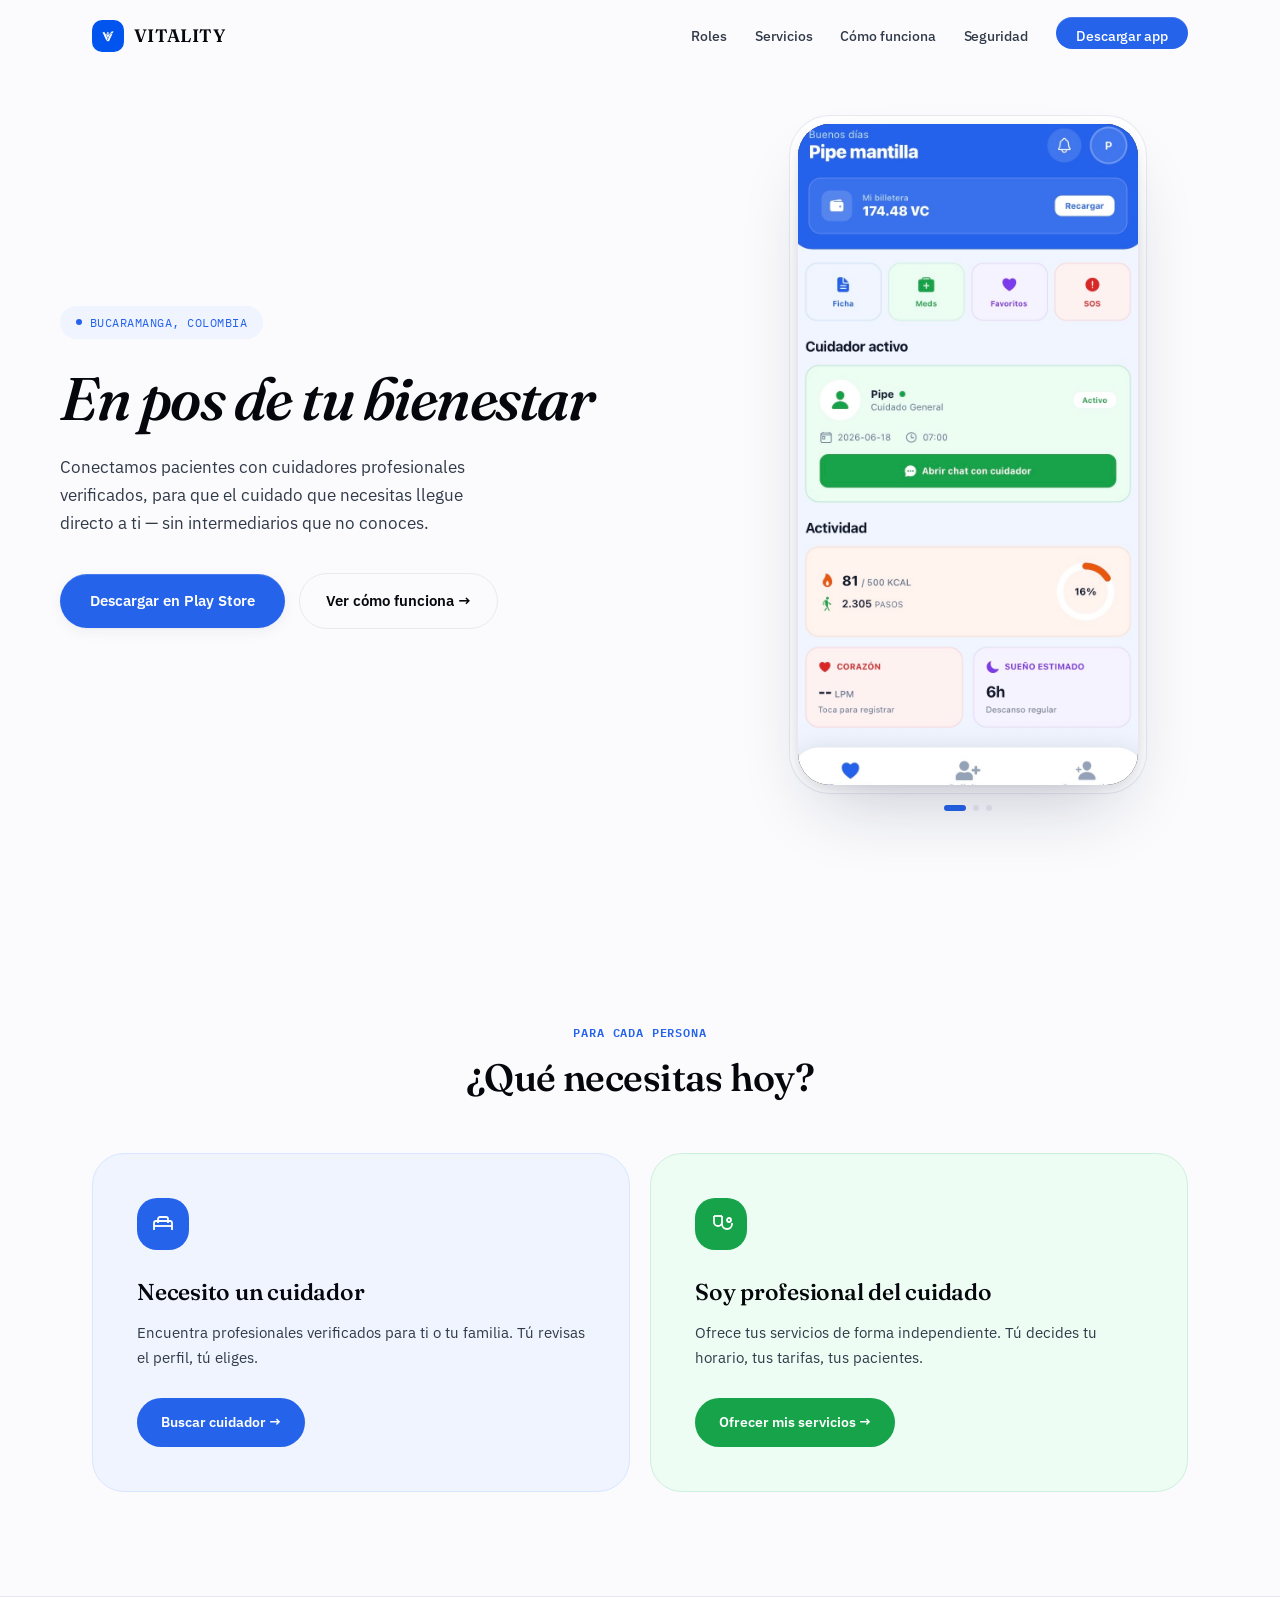
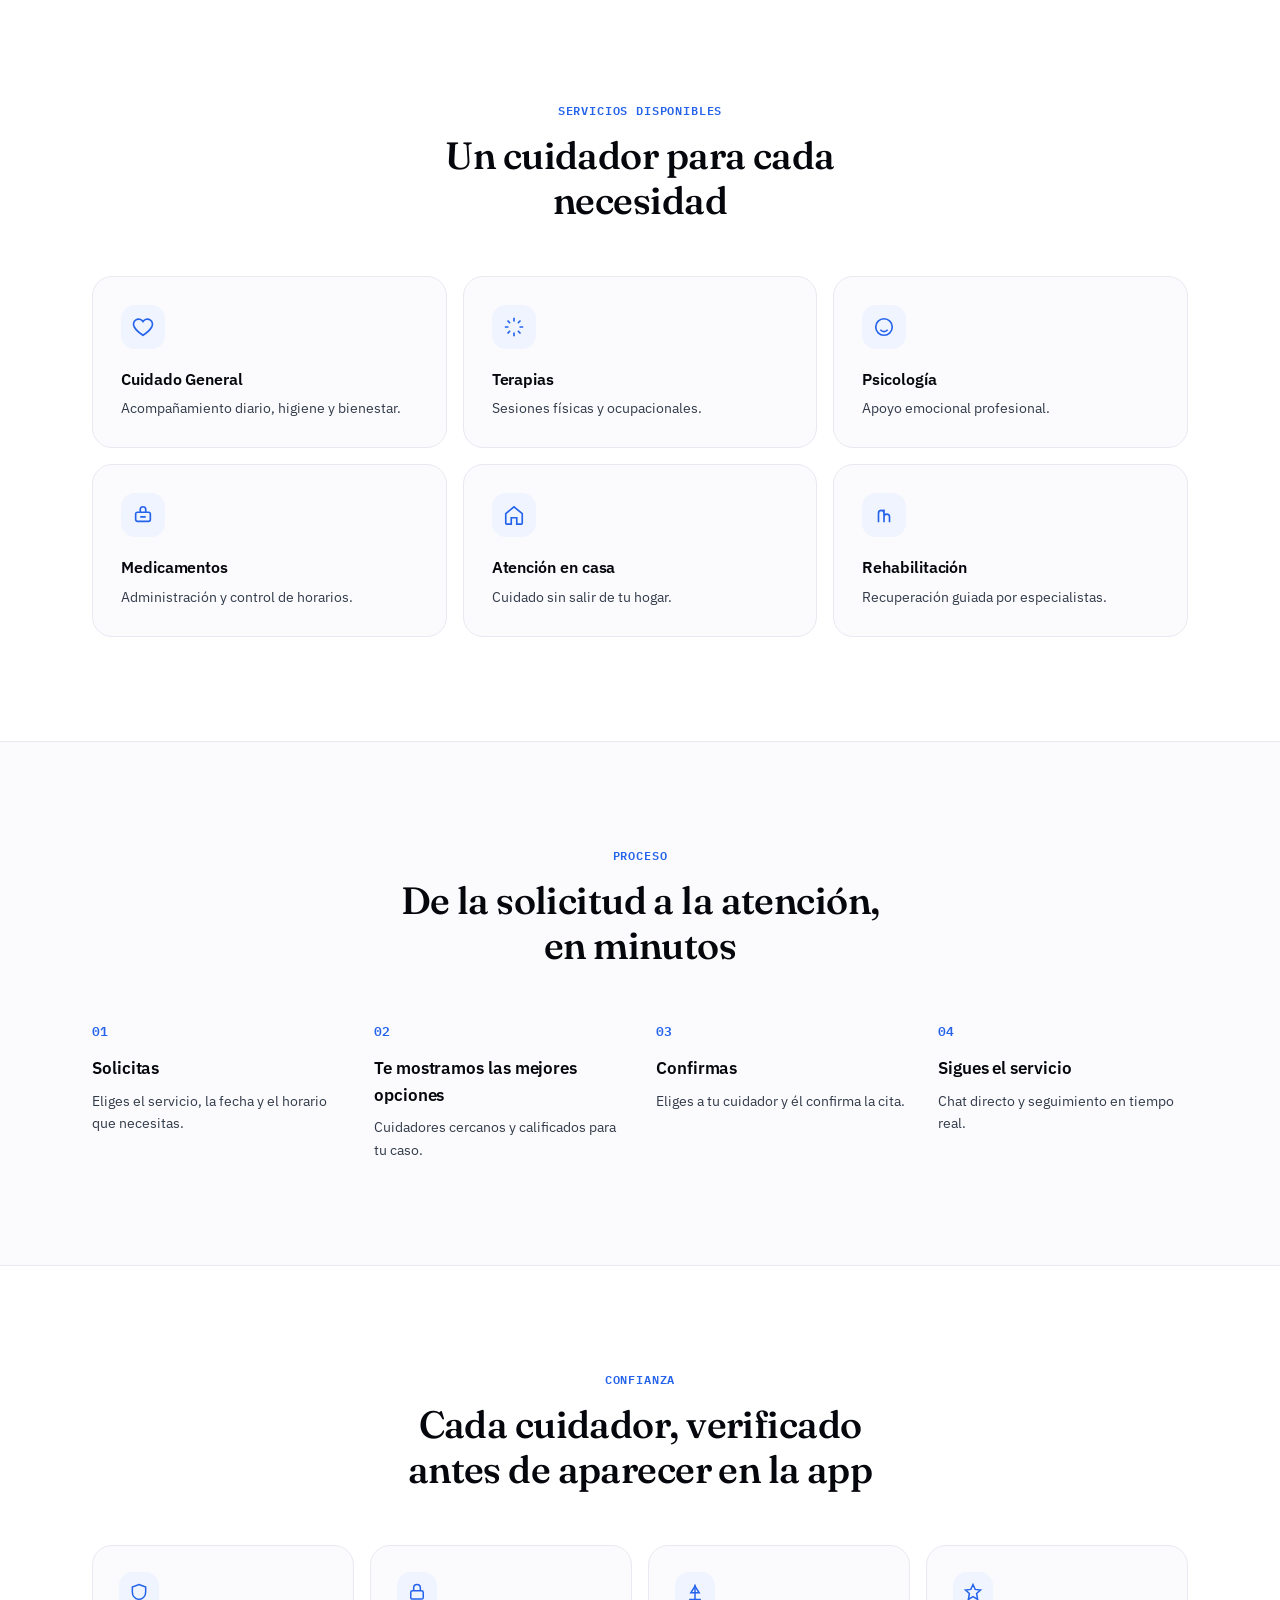
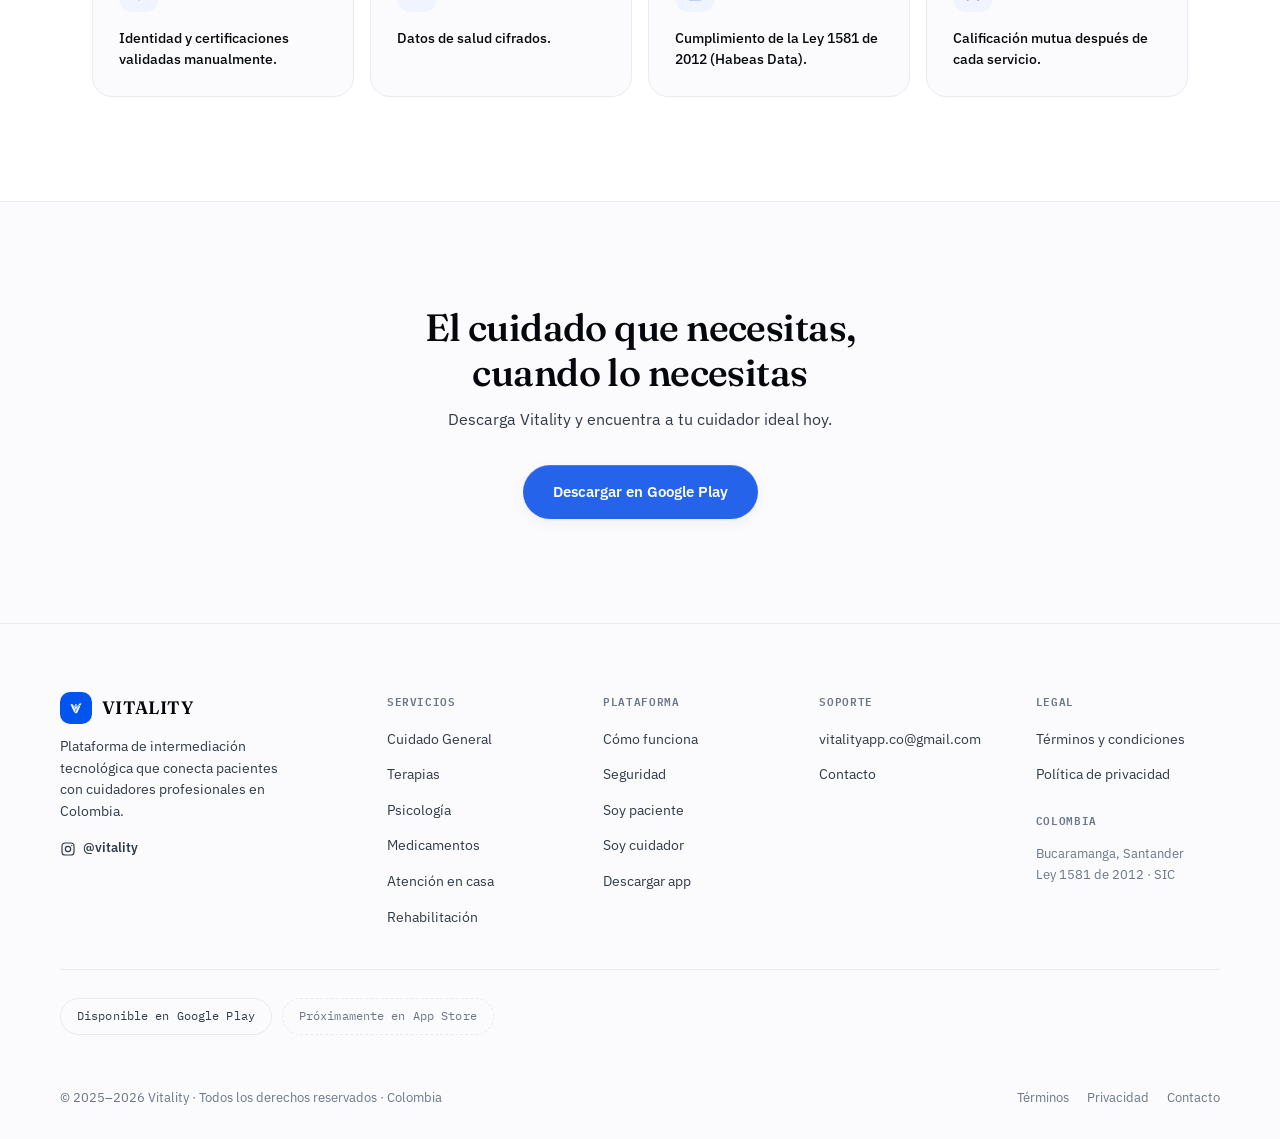
<file: index.html>
<!doctype html>
<html lang="es">
  <head>
    <meta charset="UTF-8" />
    <meta name="viewport" content="width=device-width, initial-scale=1.0" />
    <title>Vitality — En pos de tu bienestar</title>
    <meta
      name="description"
      content="Vitality conecta pacientes con cuidadores profesionales verificados en Bucaramanga, Colombia. Sin intermediarios que no conoces."
    />
    <meta property="og:title" content="Vitality — En pos de tu bienestar" />
    <meta
      property="og:description"
      content="Conectamos pacientes con cuidadores profesionales verificados en Bucaramanga, Colombia."
    />

    <!-- Favicon: idealmente un PNG ya fusionado (background + foreground) de 512x512.
         Mientras tanto usamos el background como base. -->
    <link rel="icon" href="./assets/icon.png" />
    <meta name="theme-color" content="#fbfbfd" />

    <link rel="preconnect" href="https://fonts.googleapis.com" />
    <link rel="preconnect" href="https://fonts.gstatic.com" crossorigin />
    <link
      href="https://fonts.googleapis.com/css2?family=Fraunces:ital,wght@0,500;0,600;0,700;1,500&family=IBM+Plex+Sans:wght@400;500;600;700&family=IBM+Plex+Mono:wght@400;500;600&display=swap"
      rel="stylesheet"
    />

    <link rel="stylesheet" href="./styles.css" />
  </head>
  <body>
    <!-- NAV -->
    <nav>
      <a href="#top" class="nav-logo">
        <span class="logo-icon">
          <img
            class="logo-bg"
            src="./assets/adaptive-icon-background.png"
            alt=""
          />
          <img
            class="logo-fg"
            src="./assets/adaptive-icon-foreground.png"
            alt=""
          />
        </span>
        Vitality
      </a>
      <ul class="nav-links">
        <li><a href="#roles">Roles</a></li>
        <li><a href="#servicios">Servicios</a></li>
        <li><a href="#como-funciona">Cómo funciona</a></li>
        <li><a href="#seguridad">Seguridad</a></li>
        <li>
          <a
            href="https://play.google.com/store"
            target="_blank"
            class="nav-cta"
            >Descargar app</a
          >
        </li>
      </ul>
    </nav>

    <!-- HERO -->
    <section class="hero" id="top">
      <div class="hero-inner">
        <div class="hero-content">
          <div class="hero-badge">
            <span class="dot"></span>
            Bucaramanga, Colombia
          </div>
          <h1 class="hero-title">En pos de tu bienestar</h1>
          <p class="hero-sub">
            Conectamos pacientes con cuidadores profesionales verificados, para
            que el cuidado que necesitas llegue directo a ti — sin
            intermediarios que no conoces.
          </p>
          <div class="hero-actions">
            <a
              href="https://play.google.com/store"
              target="_blank"
              class="btn-primary"
            >
              Descargar en Play Store
            </a>
            <a href="#como-funciona" class="btn-secondary">
              Ver cómo funciona →
            </a>
          </div>
        </div>

        <div class="hero-visual fade-in">
          <div class="app-carousel">
            <div class="carousel-frame">
              <div class="carousel-track" id="carouselTrack">
                <div class="carousel-slide">
                  <img
                    src="./assets/mockup1.jpeg"
                    alt="Vitality — pantalla de paciente"
                  />
                </div>
                <div class="carousel-slide">
                  <img
                    src="./assets/mockup2.jpeg"
                    alt="Vitality — pantalla de cuidador"
                  />
                </div>
                <div class="carousel-slide">
                  <img
                    src="./assets/mockup3.jpeg"
                    alt="Vitality — pantalla de la app"
                  />
                </div>
              </div>
            </div>
            <div class="carousel-dots" id="carouselDots">
              <button
                class="carousel-dot active"
                data-slide="0"
                aria-label="Ver captura 1"
              ></button>
              <button
                class="carousel-dot"
                data-slide="1"
                aria-label="Ver captura 2"
              ></button>
              <button
                class="carousel-dot"
                data-slide="2"
                aria-label="Ver captura 3"
              ></button>
            </div>
          </div>
        </div>
      </div>
    </section>

    <!-- ELIGE TU ROL -->
    <section class="section" id="roles">
      <div class="container">
        <div
          class="fade-in"
          style="text-align: center; max-width: 520px; margin: 0 auto"
        >
          <div class="eyebrow">Para cada persona</div>
          <h2 class="section-title">¿Qué necesitas hoy?</h2>
        </div>
        <div class="roles-grid">
          <div class="role-card paciente fade-in">
            <div class="role-icon">
              <svg viewBox="0 0 24 24">
                <path d="M3 18v-7a2 2 0 0 1 2-2h14a2 2 0 0 1 2 2v7" />
                <path d="M3 14h18" />
                <path d="M7 11V7a2 2 0 0 1 2-2h6a2 2 0 0 1 2 2v4" />
              </svg>
            </div>
            <div class="role-title">Necesito un cuidador</div>
            <p class="role-desc">
              Encuentra profesionales verificados para ti o tu familia. Tú
              revisas el perfil, tú eliges.
            </p>
            <a
              href="https://play.google.com/store"
              target="_blank"
              class="role-cta"
            >
              Buscar cuidador →
            </a>
          </div>
          <div class="role-card cuidador fade-in">
            <div class="role-icon">
              <svg viewBox="0 0 24 24">
                <path d="M5 4v6a4 4 0 0 0 8 0V4" />
                <path d="M9 4H5" />
                <path d="M13 4h-4" />
                <path d="M13 10v2a5 5 0 0 0 10 0v-1" />
                <circle cx="20" cy="8" r="2" />
              </svg>
            </div>
            <div class="role-title">Soy profesional del cuidado</div>
            <p class="role-desc">
              Ofrece tus servicios de forma independiente. Tú decides tu
              horario, tus tarifas, tus pacientes.
            </p>
            <a
              href="https://play.google.com/store"
              target="_blank"
              class="role-cta"
            >
              Ofrecer mis servicios →
            </a>
          </div>
        </div>
      </div>
    </section>

    <!-- SERVICIOS -->
    <section class="section services-bg" id="servicios">
      <div class="container">
        <div
          class="fade-in"
          style="text-align: center; max-width: 520px; margin: 0 auto"
        >
          <div class="eyebrow">Servicios disponibles</div>
          <h2 class="section-title">Un cuidador para cada necesidad</h2>
        </div>
        <div class="services-grid">
          <div class="service-card fade-in">
            <div class="service-icon">
              <svg viewBox="0 0 24 24">
                <path
                  d="M12 21s-7-4.5-9.5-9A5.5 5.5 0 0 1 12 6a5.5 5.5 0 0 1 9.5 6c-2.5 4.5-9.5 9-9.5 9z"
                />
              </svg>
            </div>
            <div class="service-name">Cuidado General</div>
            <p class="service-desc">
              Acompañamiento diario, higiene y bienestar.
            </p>
          </div>
          <div class="service-card fade-in">
            <div class="service-icon">
              <svg viewBox="0 0 24 24">
                <path
                  d="M12 2v4M12 18v4M4.9 4.9l2.8 2.8M16.3 16.3l2.8 2.8M2 12h4M18 12h4M4.9 19.1l2.8-2.8M16.3 7.7l2.8-2.8"
                />
              </svg>
            </div>
            <div class="service-name">Terapias</div>
            <p class="service-desc">Sesiones físicas y ocupacionales.</p>
          </div>
          <div class="service-card fade-in">
            <div class="service-icon">
              <svg viewBox="0 0 24 24">
                <circle cx="12" cy="12" r="9" />
                <path d="M9 10h.01M15 10h.01M8 15c1 1.2 2.4 2 4 2s3-.8 4-2" />
              </svg>
            </div>
            <div class="service-name">Psicología</div>
            <p class="service-desc">Apoyo emocional profesional.</p>
          </div>
          <div class="service-card fade-in">
            <div class="service-icon">
              <svg viewBox="0 0 24 24">
                <rect x="4" y="9" width="16" height="10" rx="2" />
                <path d="M9 9V6a3 3 0 0 1 6 0v3M9 14h6" />
              </svg>
            </div>
            <div class="service-name">Medicamentos</div>
            <p class="service-desc">Administración y control de horarios.</p>
          </div>
          <div class="service-card fade-in">
            <div class="service-icon">
              <svg viewBox="0 0 24 24">
                <path
                  d="M3 10.5 12 3l9 7.5V21a1 1 0 0 1-1 1h-5v-7H9v7H4a1 1 0 0 1-1-1z"
                />
              </svg>
            </div>
            <div class="service-name">Atención en casa</div>
            <p class="service-desc">Cuidado sin salir de tu hogar.</p>
          </div>
          <div class="service-card fade-in">
            <div class="service-icon">
              <svg viewBox="0 0 24 24">
                <path
                  d="M6 20V10M6 10a3 3 0 1 1 6 0M12 20V6M18 20v-6M18 14a3 3 0 1 0-6 0"
                />
              </svg>
            </div>
            <div class="service-name">Rehabilitación</div>
            <p class="service-desc">Recuperación guiada por especialistas.</p>
          </div>
        </div>
      </div>
    </section>

    <!-- CÓMO FUNCIONA -->
    <section class="section" id="como-funciona">
      <div class="container">
        <div
          class="fade-in"
          style="text-align: center; max-width: 520px; margin: 0 auto"
        >
          <div class="eyebrow">Proceso</div>
          <h2 class="section-title">
            De la solicitud a la atención, en minutos
          </h2>
        </div>
        <div class="how-grid">
          <div class="how-step fade-in">
            <div class="how-num">01</div>
            <div class="how-title">Solicitas</div>
            <p class="how-desc">
              Eliges el servicio, la fecha y el horario que necesitas.
            </p>
          </div>
          <div class="how-step fade-in">
            <div class="how-num">02</div>
            <div class="how-title">Te mostramos las mejores opciones</div>
            <p class="how-desc">
              Cuidadores cercanos y calificados para tu caso.
            </p>
          </div>
          <div class="how-step fade-in">
            <div class="how-num">03</div>
            <div class="how-title">Confirmas</div>
            <p class="how-desc">Eliges a tu cuidador y él confirma la cita.</p>
          </div>
          <div class="how-step fade-in">
            <div class="how-num">04</div>
            <div class="how-title">Sigues el servicio</div>
            <p class="how-desc">Chat directo y seguimiento en tiempo real.</p>
          </div>
        </div>
      </div>
    </section>

    <!-- SEGURIDAD -->
    <section class="section services-bg" id="seguridad">
      <div class="container">
        <div
          class="fade-in"
          style="text-align: center; max-width: 520px; margin: 0 auto"
        >
          <div class="eyebrow">Confianza</div>
          <h2 class="section-title">
            Cada cuidador, verificado antes de aparecer en la app
          </h2>
        </div>
        <div class="security-grid">
          <div class="security-card fade-in">
            <div class="security-icon">
              <svg viewBox="0 0 24 24">
                <path d="M12 3l8 3v6c0 4.5-3 8-8 9-5-1-8-4.5-8-9V6z" />
              </svg>
            </div>
            <p class="security-desc">
              Identidad y certificaciones validadas manualmente.
            </p>
          </div>
          <div class="security-card fade-in">
            <div class="security-icon">
              <svg viewBox="0 0 24 24">
                <rect x="4.5" y="10.5" width="15" height="10" rx="2" />
                <path d="M8 10.5V7a4 4 0 0 1 8 0v3.5" />
              </svg>
            </div>
            <p class="security-desc">Datos de salud cifrados.</p>
          </div>
          <div class="security-card fade-in">
            <div class="security-icon">
              <svg viewBox="0 0 24 24">
                <line x1="12" y1="3" x2="12" y2="21" />
                <path d="M5 21h14" />
                <path d="M12 5l-5 8h10z" />
              </svg>
            </div>
            <p class="security-desc">
              Cumplimiento de la Ley 1581 de 2012 (Habeas Data).
            </p>
          </div>
          <div class="security-card fade-in">
            <div class="security-icon">
              <svg viewBox="0 0 24 24">
                <path
                  d="M12 3l2.6 5.9L21 9.6l-4.7 4.2L17.6 21 12 17.6 6.4 21l1.3-7.2L3 9.6l6.4-.7z"
                />
              </svg>
            </div>
            <p class="security-desc">
              Calificación mutua después de cada servicio.
            </p>
          </div>
        </div>
      </div>
    </section>

    <!-- CTA FINAL -->
    <section class="section cta-bg">
      <div class="container">
        <div class="cta-inner fade-in">
          <h2 class="section-title">
            El cuidado que necesitas, cuando lo necesitas
          </h2>
          <p class="section-sub">
            Descarga Vitality y encuentra a tu cuidador ideal hoy.
          </p>
          <div class="cta-actions">
            <a
              href="https://play.google.com/store"
              target="_blank"
              class="btn-primary"
            >
              Descargar en Google Play
            </a>
          </div>
        </div>
      </div>
    </section>

    <!-- FOOTER -->
    <footer>
      <div class="footer-inner">
        <div class="footer-top">
          <div class="footer-brand">
            <a href="#top" class="nav-logo" style="margin-bottom: 4px">
              <span class="logo-icon">
                <img
                  class="logo-bg"
                  src="./assets/adaptive-icon-background.png"
                  alt=""
                />
                <img
                  class="logo-fg"
                  src="./assets/adaptive-icon-foreground.png"
                  alt=""
                />
              </span>
              Vitality
            </a>
            <p class="footer-brand-desc">
              Plataforma de intermediación tecnológica que conecta pacientes con
              cuidadores profesionales en Colombia.
            </p>
            <a
              href="https://instagram.com/appvitality.co"
              target="_blank"
              class="footer-social"
              aria-label="Instagram de Vitality"
            >
              <svg viewBox="0 0 24 24">
                <rect x="3" y="3" width="18" height="18" rx="5" />
                <circle cx="12" cy="12" r="4" />
                <circle
                  cx="17.5"
                  cy="6.5"
                  r="1"
                  fill="currentColor"
                  stroke="none"
                />
              </svg>
              @vitality
            </a>
          </div>

          <div>
            <div class="footer-col-title">Servicios</div>
            <ul class="footer-links">
              <li><a href="#servicios">Cuidado General</a></li>
              <li><a href="#servicios">Terapias</a></li>
              <li><a href="#servicios">Psicología</a></li>
              <li><a href="#servicios">Medicamentos</a></li>
              <li><a href="#servicios">Atención en casa</a></li>
              <li><a href="#servicios">Rehabilitación</a></li>
            </ul>
          </div>

          <div>
            <div class="footer-col-title">Plataforma</div>
            <ul class="footer-links">
              <li><a href="#como-funciona">Cómo funciona</a></li>
              <li><a href="#seguridad">Seguridad</a></li>
              <li><a href="#roles">Soy paciente</a></li>
              <li><a href="#roles">Soy cuidador</a></li>
              <li>
                <a href="https://play.google.com/store" target="_blank"
                  >Descargar app</a
                >
              </li>
            </ul>
          </div>

          <div>
            <div class="footer-col-title">Soporte</div>
            <ul class="footer-links">
              <li>
                <a href="mailto:vitalityapp.co@gmail.com"
                  >vitalityapp.co@gmail.com</a
                >
              </li>
              <li><a href="mailto:vitalityapp.co@gmail.com">Contacto</a></li>
            </ul>
          </div>

          <div>
            <div class="footer-col-title">Legal</div>
            <ul class="footer-links">
              <li>
                <a href="./TCvitality.html" target="_blank"
                  >Términos y condiciones</a
                >
              </li>
              <li>
                <a href="./POvitality.html" target="_blank"
                  >Política de privacidad</a
                >
              </li>
            </ul>
            <div class="footer-location">
              <div class="footer-col-title">Colombia</div>
              <div class="footer-location-text">
                Bucaramanga, Santander<br />
                Ley 1581 de 2012 · SIC
              </div>
            </div>
          </div>
        </div>

        <div class="footer-badges">
          <span class="badge-pill">Disponible en Google Play</span>
          <span class="badge-pill badge-soon">Próximamente en App Store</span>
        </div>

        <div class="footer-bottom">
          <div class="footer-copy">
            ©️ 2025–2026 Vitality · Todos los derechos reservados · Colombia
          </div>
          <div class="footer-legal">
            <a href="./TCvitality.html" target="_blank">Términos</a>
            <a href="./POvitality.html" target="_blank">Privacidad</a>
            <a href="mailto:vitalityapp.co@gmail.com">Contacto</a>
          </div>
        </div>
      </div>
    </footer>

    <script src="./script.js" defer></script>
  </body>
</html>
</file>
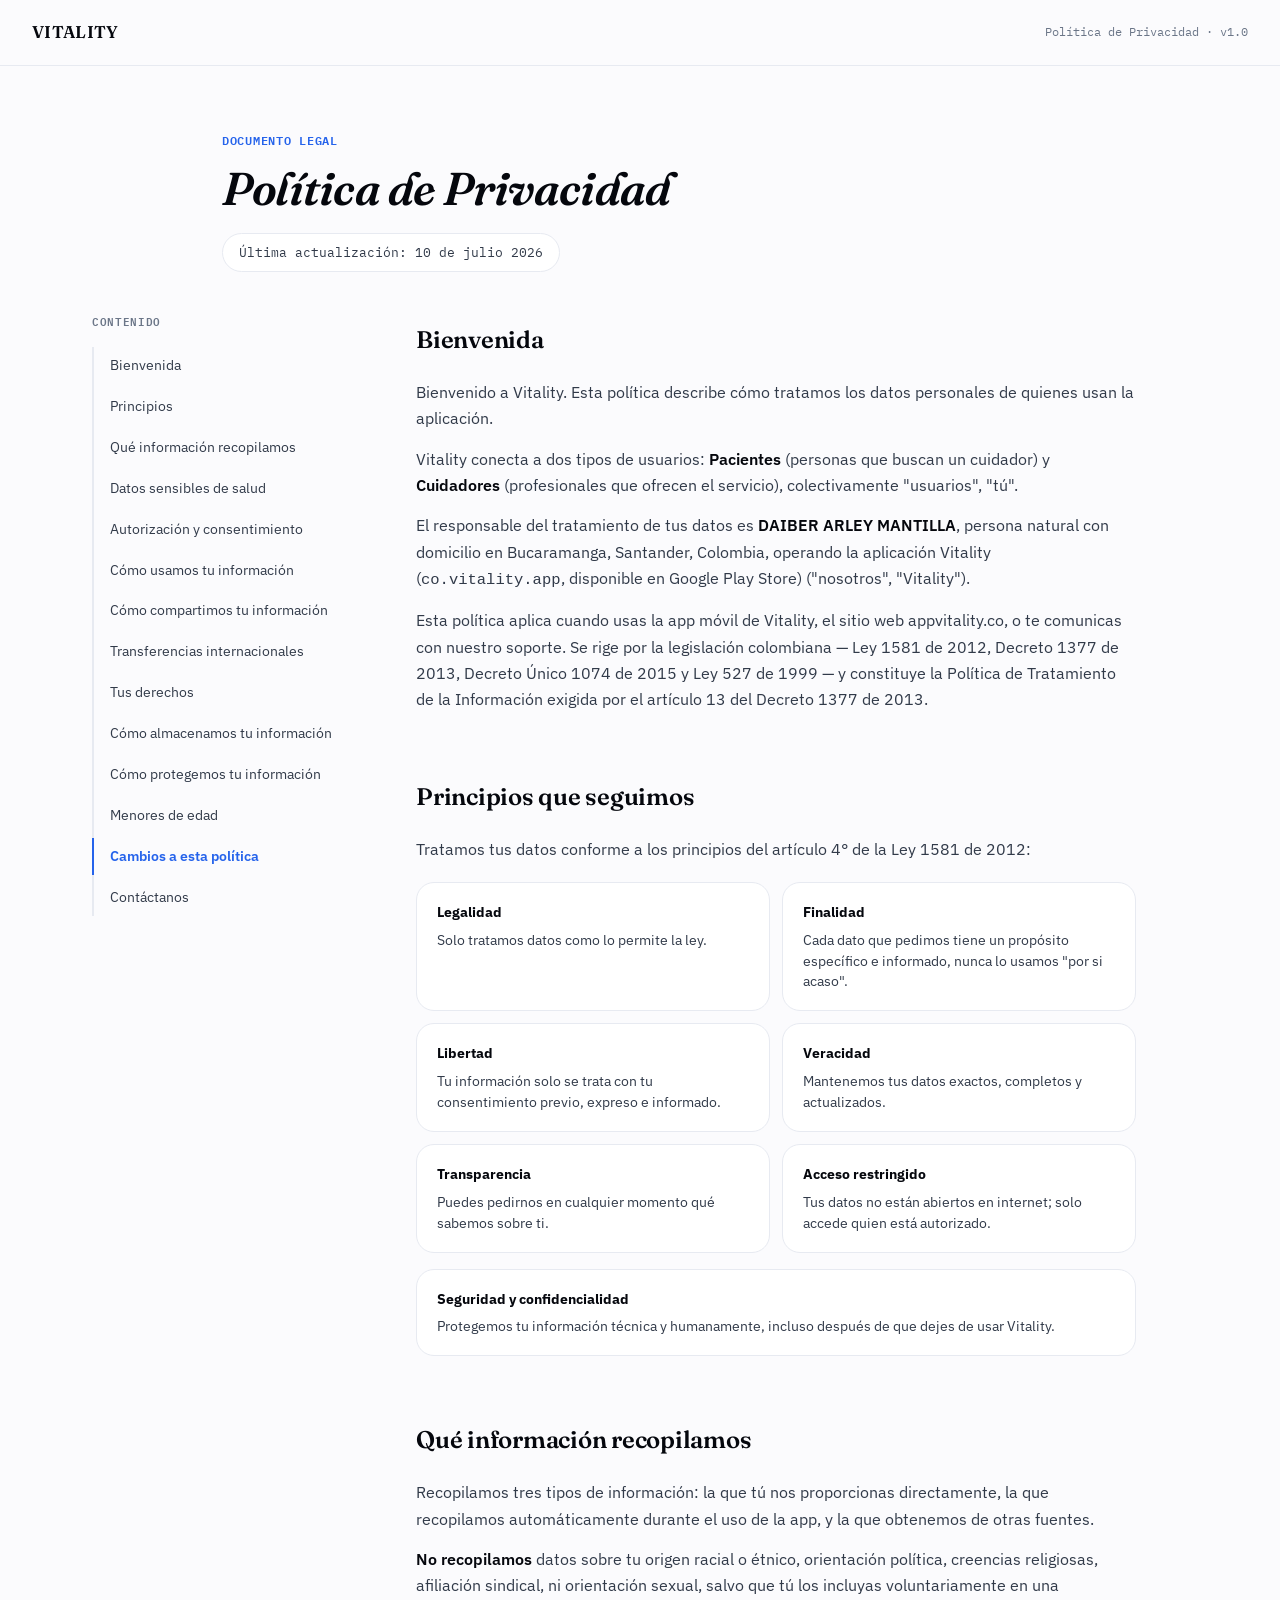
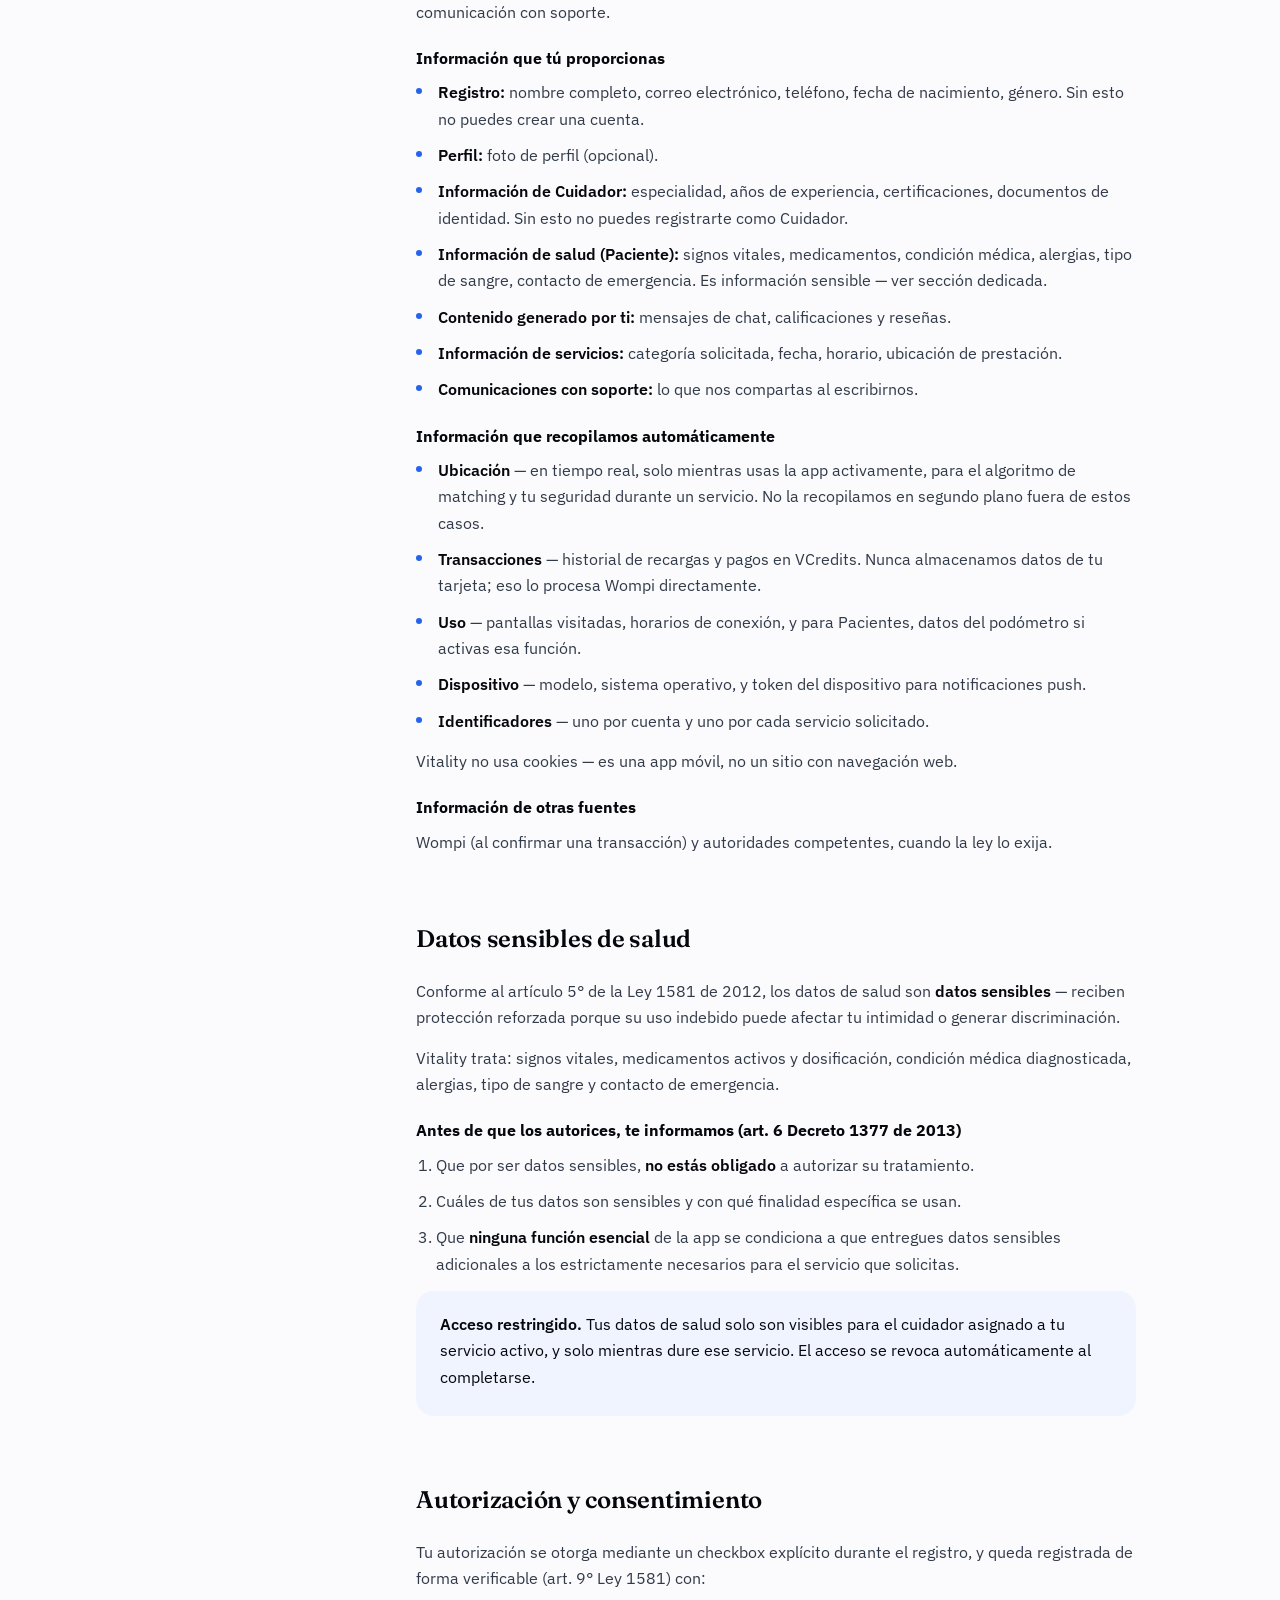
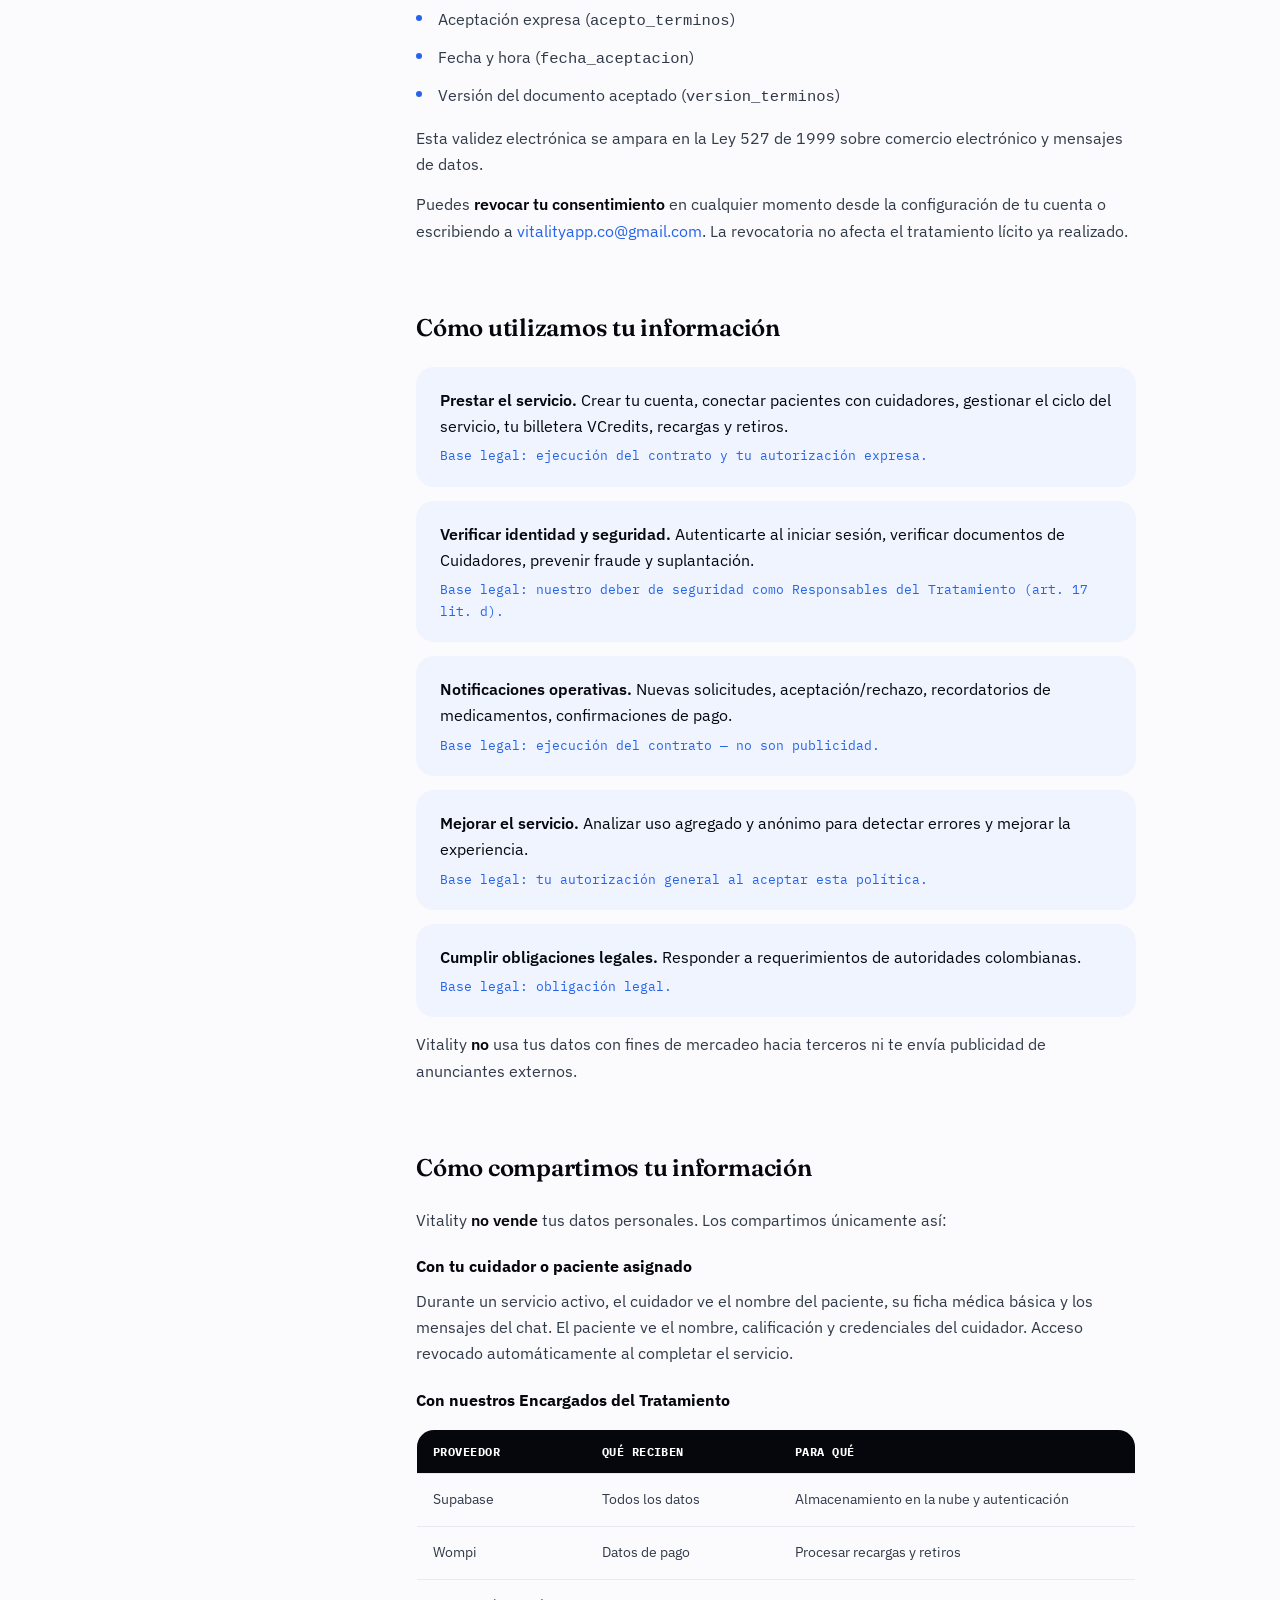
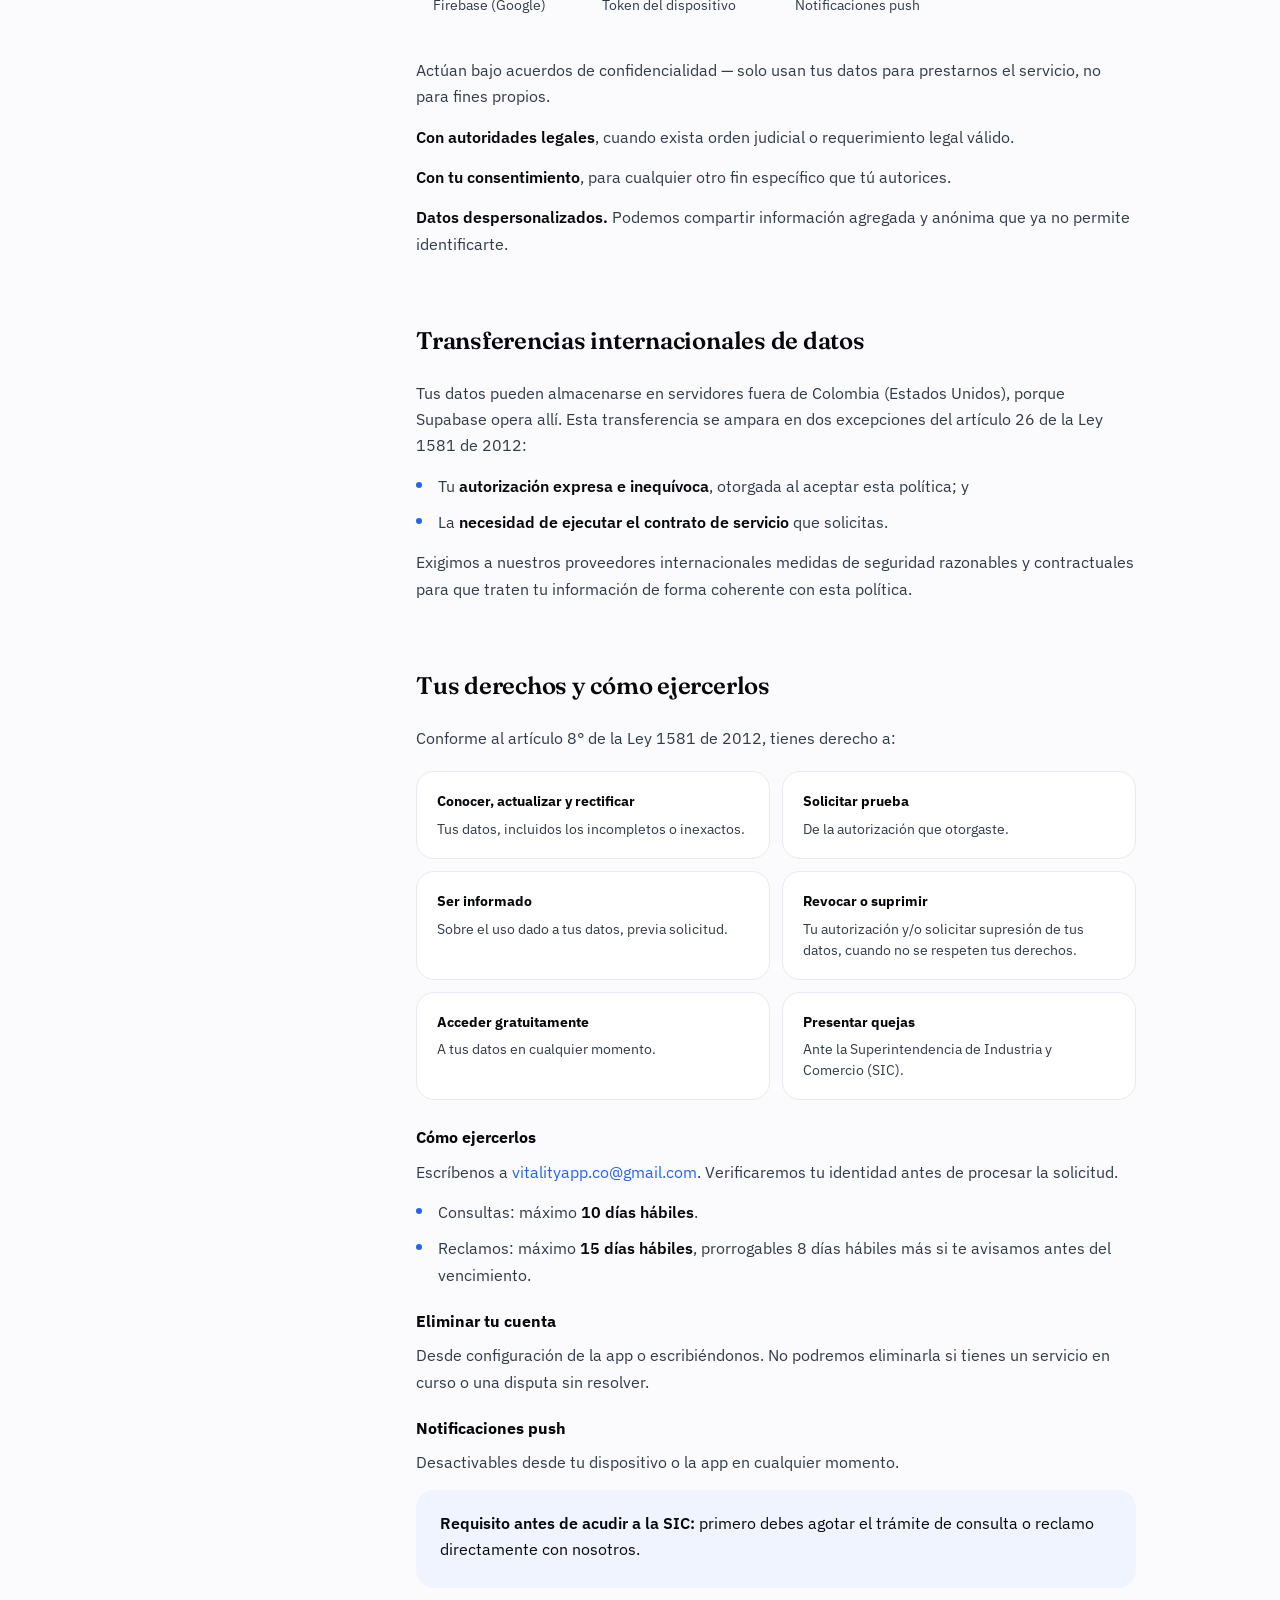
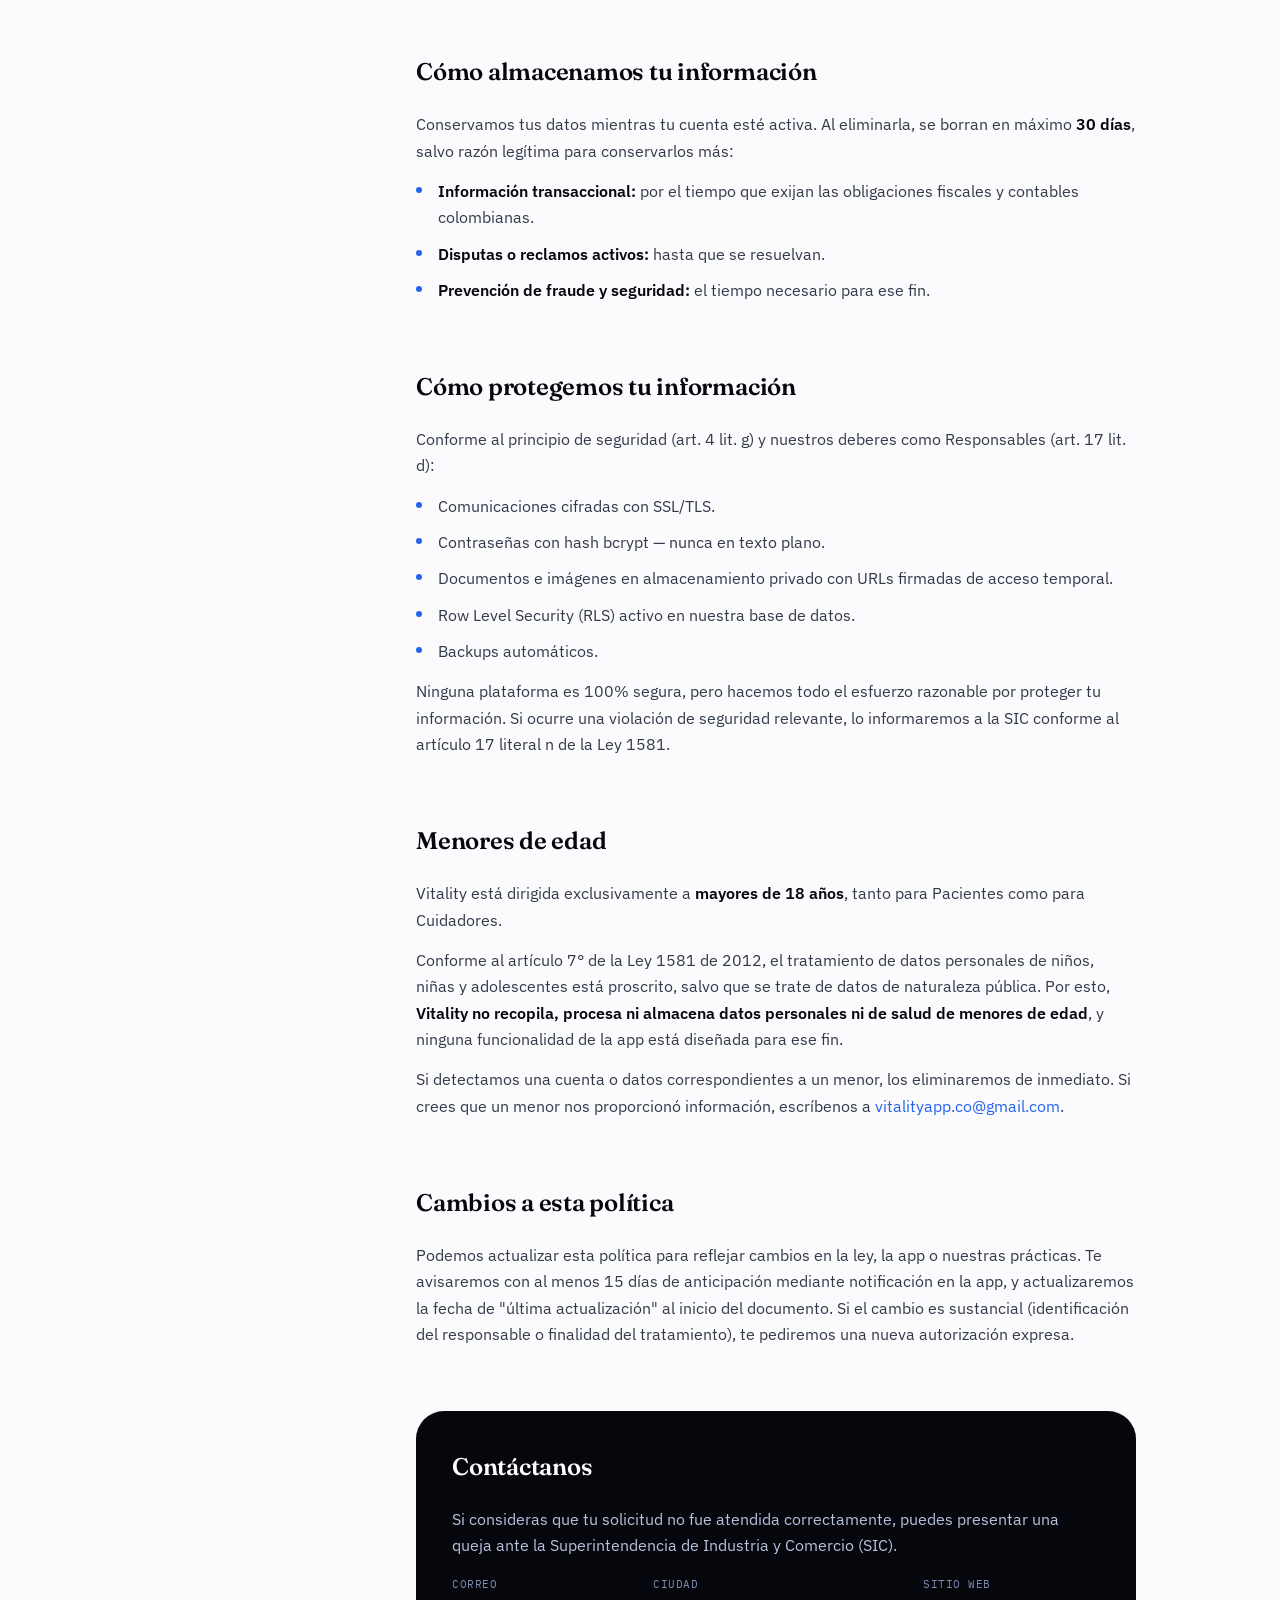
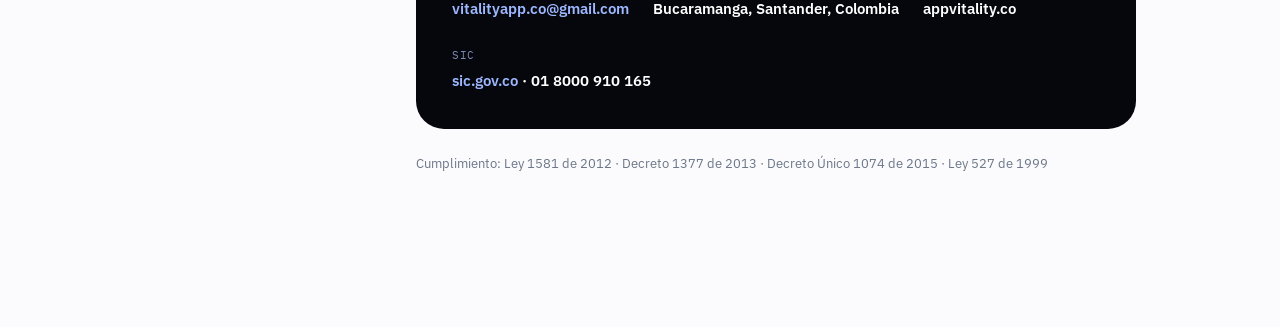
<file: POvitality.html>
<!doctype html>
<html lang="es">
  <head>
    <meta charset="UTF-8" />
    <meta name="viewport" content="width=device-width, initial-scale=1.0" />
    <title>Política de Privacidad — Vitality</title>
    <meta name="robots" content="noindex" />
    <link rel="icon" href="./assets/icon.png" />
    <meta name="theme-color" content="#fbfbfd" />

    <link rel="preconnect" href="https://fonts.googleapis.com" />
    <link rel="preconnect" href="https://fonts.gstatic.com" crossorigin />
    <link
      href="https://fonts.googleapis.com/css2?family=Fraunces:ital,wght@0,500;0,600;1,500&family=IBM+Plex+Sans:wght@400;500;600;700&family=IBM+Plex+Mono:wght@400;500;600&display=swap"
      rel="stylesheet"
    />

    <style>
      :root {
        --blue: #2563eb;
        --blue-dark: #1d4ed8;
        --blue-light: #eff4ff;
        --bg: #fbfbfd;
        --surface: #ffffff;
        --text: #05070d;
        --text-muted: #313a49;
        --text-faint: #6b7688;
        --border: #e7eaf1;
        --radius-lg: 28px;
        --radius-md: 18px;
        --radius-sm: 12px;
        --radius-pill: 999px;
        --font-display: "Fraunces", serif;
        --font-body: "IBM Plex Sans", -apple-system, sans-serif;
        --font-mono: "IBM Plex Mono", monospace;
      }

      * {
        margin: 0;
        padding: 0;
        box-sizing: border-box;
      }

      html {
        scroll-behavior: smooth;
      }

      body {
        font-family: var(--font-body);
        background: var(--bg);
        color: var(--text);
        line-height: 1.7;
        -webkit-font-smoothing: antialiased;
      }

      a {
        color: var(--blue);
        text-decoration: none;
      }

      /* ===== TOP BAR ===== */
      .doc-nav {
        position: sticky;
        top: 0;
        z-index: 50;
        display: flex;
        align-items: center;
        justify-content: space-between;
        padding: 18px 32px;
        background: rgba(251, 251, 253, 0.85);
        backdrop-filter: blur(12px);
        border-bottom: 1px solid var(--border);
      }

      .doc-nav a.back-home {
        font-family: var(--font-display);
        font-weight: 600;
        font-size: 17px;
        text-transform: uppercase;
        letter-spacing: 0.02em;
        color: var(--text);
      }

      .doc-nav .doc-meta {
        font-family: var(--font-mono);
        font-size: 12px;
        color: var(--text-faint);
      }

      /* ===== HEADER ===== */
      .doc-header {
        max-width: 900px;
        margin: 0 auto;
        padding: 64px 32px 40px;
      }

      .doc-eyebrow {
        font-family: var(--font-mono);
        font-size: 12px;
        letter-spacing: 0.06em;
        text-transform: uppercase;
        color: var(--blue);
        font-weight: 600;
        margin-bottom: 14px;
      }

      .doc-title {
        font-family: var(--font-display);
        font-style: italic;
        font-weight: 600;
        font-size: clamp(32px, 4vw, 46px);
        letter-spacing: -0.02em;
        line-height: 1.1;
        margin-bottom: 18px;
      }

      .doc-badge {
        display: inline-flex;
        align-items: center;
        gap: 8px;
        font-family: var(--font-mono);
        font-size: 12.5px;
        color: var(--text-muted);
        background: var(--surface);
        border: 1px solid var(--border);
        padding: 8px 16px;
        border-radius: var(--radius-pill);
      }

      /* ===== LAYOUT: TOC + CONTENT ===== */
      .doc-layout {
        max-width: 1160px;
        margin: 0 auto;
        padding: 0 32px 100px;
        display: grid;
        grid-template-columns: 260px 1fr;
        gap: 64px;
        align-items: start;
      }

      .toc {
        position: sticky;
        top: 90px;
      }

      .toc-title {
        font-family: var(--font-mono);
        font-size: 11px;
        letter-spacing: 0.06em;
        text-transform: uppercase;
        color: var(--text-faint);
        font-weight: 600;
        margin-bottom: 16px;
      }

      .toc ol {
        list-style: none;
        display: flex;
        flex-direction: column;
        gap: 4px;
        border-left: 2px solid var(--border);
      }

      .toc a {
        display: block;
        padding: 7px 0 7px 16px;
        font-size: 13.5px;
        color: var(--text-muted);
        border-left: 2px solid transparent;
        margin-left: -2px;
        transition:
          color 0.2s,
          border-color 0.2s;
      }

      .toc a:hover {
        color: var(--text);
      }

      .toc a.active {
        color: var(--blue);
        border-left-color: var(--blue);
        font-weight: 600;
      }

      /* ===== CONTENT ===== */
      .doc-content {
        max-width: 720px;
      }

      .doc-content section {
        padding-top: 8px;
        margin-bottom: 56px;
        scroll-margin-top: 90px;
      }

      .doc-content h2 {
        font-family: var(--font-display);
        font-weight: 600;
        font-size: 24px;
        letter-spacing: -0.01em;
        margin-bottom: 18px;
        color: var(--text);
      }

      .doc-content h3 {
        font-family: var(--font-body);
        font-weight: 700;
        font-size: 15.5px;
        margin: 20px 0 8px;
        color: var(--text);
      }

      .doc-content p {
        font-size: 15.5px;
        color: var(--text-muted);
        margin-bottom: 14px;
      }

      .doc-content strong {
        color: var(--text);
        font-weight: 600;
      }

      .doc-content ul {
        margin: 0 0 14px 0;
        padding-left: 0;
        list-style: none;
      }

      .doc-content ul li {
        font-size: 15.5px;
        color: var(--text-muted);
        padding-left: 22px;
        position: relative;
        margin-bottom: 10px;
      }

      .doc-content ul li::before {
        content: "";
        position: absolute;
        left: 0;
        top: 9px;
        width: 6px;
        height: 6px;
        border-radius: 50%;
        background: var(--blue);
      }

      .doc-content ol {
        margin: 0 0 14px 20px;
      }

      .doc-content ol li {
        font-size: 15.5px;
        color: var(--text-muted);
        margin-bottom: 10px;
      }

      /* ===== CARDS: principios / derechos ===== */
      .card-grid {
        display: grid;
        grid-template-columns: 1fr 1fr;
        gap: 12px;
        margin: 20px 0 24px;
      }

      .info-card {
        background: var(--surface);
        border: 1px solid var(--border);
        border-radius: var(--radius-md);
        padding: 18px 20px;
      }

      .info-card-title {
        font-weight: 700;
        font-size: 14px;
        color: var(--text);
        margin-bottom: 5px;
      }

      .info-card-desc {
        font-size: 13.5px;
        color: var(--text-muted);
        line-height: 1.55;
      }

      /* ===== LEGAL BASIS BLOCKS ===== */
      .basis-block {
        background: var(--blue-light);
        border-radius: var(--radius-md);
        padding: 20px 24px;
        margin-bottom: 14px;
      }

      .basis-block p {
        margin-bottom: 6px;
        color: var(--text);
      }

      .basis-block .basis-legal {
        font-family: var(--font-mono);
        font-size: 12.5px;
        color: var(--blue);
        margin-bottom: 0;
      }

      /* ===== TABLE ===== */
      .doc-table {
        width: 100%;
        border-collapse: collapse;
        margin: 16px 0 24px;
        border-radius: var(--radius-md);
        overflow: hidden;
        border: 1px solid var(--border);
      }

      .doc-table th {
        background: var(--text);
        color: #fff;
        font-family: var(--font-mono);
        font-size: 11.5px;
        letter-spacing: 0.04em;
        text-transform: uppercase;
        text-align: left;
        padding: 12px 16px;
      }

      .doc-table td {
        padding: 14px 16px;
        font-size: 14px;
        color: var(--text-muted);
        border-top: 1px solid var(--border);
      }

      .doc-table tr:nth-child(even) td {
        background: var(--bg);
      }

      /* ===== CONTACT BOX ===== */
      .contact-box {
        background: var(--text);
        border-radius: var(--radius-lg);
        padding: 36px;
        color: #fff;
      }

      .contact-box h2 {
        color: #fff;
      }

      .contact-box p {
        color: #b7c2dc;
      }

      .contact-box a {
        color: #9db8ff;
      }

      .contact-row {
        display: flex;
        flex-wrap: wrap;
        gap: 24px;
        margin-top: 16px;
      }

      .contact-item-label {
        font-family: var(--font-mono);
        font-size: 11px;
        text-transform: uppercase;
        letter-spacing: 0.05em;
        color: #7d8bb0;
        margin-bottom: 4px;
      }

      .contact-item-value {
        font-size: 14.5px;
        font-weight: 600;
        color: #fff;
      }

      /* ===== BACK TO TOP ===== */
      .back-top {
        position: fixed;
        bottom: 28px;
        right: 28px;
        width: 46px;
        height: 46px;
        border-radius: 50%;
        background: var(--blue);
        color: #fff;
        display: flex;
        align-items: center;
        justify-content: center;
        box-shadow: 0 10px 30px rgba(37, 99, 235, 0.3);
        opacity: 0;
        pointer-events: none;
        transform: translateY(10px);
        transition:
          opacity 0.3s,
          transform 0.3s;
        cursor: pointer;
        border: none;
        z-index: 60;
      }

      .back-top.visible {
        opacity: 1;
        pointer-events: auto;
        transform: translateY(0);
      }

      .back-top svg {
        width: 18px;
        height: 18px;
        stroke: #fff;
        fill: none;
        stroke-width: 2;
      }

      /* ===== RESPONSIVE ===== */
      @media (max-width: 900px) {
        .doc-layout {
          grid-template-columns: 1fr;
        }
        .toc {
          position: static;
          border-bottom: 1px solid var(--border);
          padding-bottom: 24px;
          margin-bottom: 24px;
        }
        .toc ol {
          flex-direction: row;
          flex-wrap: wrap;
          border-left: none;
          gap: 8px;
        }
        .toc a {
          border: 1px solid var(--border);
          border-radius: var(--radius-pill);
          padding: 6px 14px;
          margin-left: 0;
        }
        .toc a.active {
          border-color: var(--blue);
          background: var(--blue-light);
        }
        .card-grid {
          grid-template-columns: 1fr;
        }
      }

      @media (prefers-reduced-motion: reduce) {
        html {
          scroll-behavior: auto;
        }
        * {
          transition: none !important;
        }
      }
    </style>
  </head>
  <body>
    <div class="doc-nav">
      <a href="./index.html" class="back-home">Vitality</a>
      <span class="doc-meta">Política de Privacidad · v1.0</span>
    </div>

    <header class="doc-header">
      <div class="doc-eyebrow">Documento legal</div>
      <h1 class="doc-title">Política de Privacidad</h1>
      <span class="doc-badge">Última actualización: 10 de julio 2026</span>
    </header>

    <div class="doc-layout">
      <!-- TOC -->
      <nav class="toc" aria-label="Tabla de contenidos">
        <div class="toc-title">Contenido</div>
        <ol id="tocList">
          <li><a href="#bienvenida">Bienvenida</a></li>
          <li><a href="#principios">Principios</a></li>
          <li><a href="#informacion">Qué información recopilamos</a></li>
          <li><a href="#sensibles">Datos sensibles de salud</a></li>
          <li><a href="#autorizacion">Autorización y consentimiento</a></li>
          <li><a href="#uso">Cómo usamos tu información</a></li>
          <li><a href="#compartir">Cómo compartimos tu información</a></li>
          <li><a href="#transferencias">Transferencias internacionales</a></li>
          <li><a href="#derechos">Tus derechos</a></li>
          <li><a href="#almacenamiento">Cómo almacenamos tu información</a></li>
          <li><a href="#proteccion">Cómo protegemos tu información</a></li>
          <li><a href="#menores">Menores de edad</a></li>
          <li><a href="#cambios">Cambios a esta política</a></li>
          <li><a href="#contacto">Contáctanos</a></li>
        </ol>
      </nav>

      <!-- CONTENT -->
      <div class="doc-content">
        <section id="bienvenida">
          <h2>Bienvenida</h2>
          <p>
            Bienvenido a Vitality. Esta política describe cómo tratamos los
            datos personales de quienes usan la aplicación.
          </p>
          <p>
            Vitality conecta a dos tipos de usuarios:
            <strong>Pacientes</strong> (personas que buscan un cuidador) y
            <strong>Cuidadores</strong>
            (profesionales que ofrecen el servicio), colectivamente "usuarios",
            "tú".
          </p>
          <p>
            El responsable del tratamiento de tus datos es
            <strong>DAIBER ARLEY MANTILLA</strong>, persona natural con
            domicilio en Bucaramanga, Santander, Colombia, operando la
            aplicación Vitality (<code>co.vitality.app</code>, disponible en
            Google Play Store) ("nosotros", "Vitality").
          </p>
          <p>
            Esta política aplica cuando usas la app móvil de Vitality, el sitio
            web appvitality.co, o te comunicas con nuestro soporte. Se rige por
            la legislación colombiana — Ley 1581 de 2012, Decreto 1377 de 2013,
            Decreto Único 1074 de 2015 y Ley 527 de 1999 — y constituye la
            Política de Tratamiento de la Información exigida por el artículo 13
            del Decreto 1377 de 2013.
          </p>
        </section>

        <section id="principios">
          <h2>Principios que seguimos</h2>
          <p>
            Tratamos tus datos conforme a los principios del artículo 4° de la
            Ley 1581 de 2012:
          </p>
          <div class="card-grid">
            <div class="info-card">
              <div class="info-card-title">Legalidad</div>
              <div class="info-card-desc">
                Solo tratamos datos como lo permite la ley.
              </div>
            </div>
            <div class="info-card">
              <div class="info-card-title">Finalidad</div>
              <div class="info-card-desc">
                Cada dato que pedimos tiene un propósito específico e informado,
                nunca lo usamos "por si acaso".
              </div>
            </div>
            <div class="info-card">
              <div class="info-card-title">Libertad</div>
              <div class="info-card-desc">
                Tu información solo se trata con tu consentimiento previo,
                expreso e informado.
              </div>
            </div>
            <div class="info-card">
              <div class="info-card-title">Veracidad</div>
              <div class="info-card-desc">
                Mantenemos tus datos exactos, completos y actualizados.
              </div>
            </div>
            <div class="info-card">
              <div class="info-card-title">Transparencia</div>
              <div class="info-card-desc">
                Puedes pedirnos en cualquier momento qué sabemos sobre ti.
              </div>
            </div>
            <div class="info-card">
              <div class="info-card-title">Acceso restringido</div>
              <div class="info-card-desc">
                Tus datos no están abiertos en internet; solo accede quien está
                autorizado.
              </div>
            </div>
          </div>
          <div class="info-card" style="margin-top: -8px">
            <div class="info-card-title">Seguridad y confidencialidad</div>
            <div class="info-card-desc">
              Protegemos tu información técnica y humanamente, incluso después
              de que dejes de usar Vitality.
            </div>
          </div>
        </section>

        <section id="informacion">
          <h2>Qué información recopilamos</h2>
          <p>
            Recopilamos tres tipos de información: la que tú nos proporcionas
            directamente, la que recopilamos automáticamente durante el uso de
            la app, y la que obtenemos de otras fuentes.
          </p>
          <p>
            <strong>No recopilamos</strong> datos sobre tu origen racial o
            étnico, orientación política, creencias religiosas, afiliación
            sindical, ni orientación sexual, salvo que tú los incluyas
            voluntariamente en una comunicación con soporte.
          </p>

          <h3>Información que tú proporcionas</h3>
          <ul>
            <li>
              <strong>Registro:</strong> nombre completo, correo electrónico,
              teléfono, fecha de nacimiento, género. Sin esto no puedes crear
              una cuenta.
            </li>
            <li><strong>Perfil:</strong> foto de perfil (opcional).</li>
            <li>
              <strong>Información de Cuidador:</strong> especialidad, años de
              experiencia, certificaciones, documentos de identidad. Sin esto no
              puedes registrarte como Cuidador.
            </li>
            <li>
              <strong>Información de salud (Paciente):</strong> signos vitales,
              medicamentos, condición médica, alergias, tipo de sangre, contacto
              de emergencia. Es información sensible — ver sección dedicada.
            </li>
            <li>
              <strong>Contenido generado por ti:</strong> mensajes de chat,
              calificaciones y reseñas.
            </li>
            <li>
              <strong>Información de servicios:</strong> categoría solicitada,
              fecha, horario, ubicación de prestación.
            </li>
            <li>
              <strong>Comunicaciones con soporte:</strong> lo que nos compartas
              al escribirnos.
            </li>
          </ul>

          <h3>Información que recopilamos automáticamente</h3>
          <ul>
            <li>
              <strong>Ubicación</strong> — en tiempo real, solo mientras usas la
              app activamente, para el algoritmo de matching y tu seguridad
              durante un servicio. No la recopilamos en segundo plano fuera de
              estos casos.
            </li>
            <li>
              <strong>Transacciones</strong> — historial de recargas y pagos en
              VCredits. Nunca almacenamos datos de tu tarjeta; eso lo procesa
              Wompi directamente.
            </li>
            <li>
              <strong>Uso</strong> — pantallas visitadas, horarios de conexión,
              y para Pacientes, datos del podómetro si activas esa función.
            </li>
            <li>
              <strong>Dispositivo</strong> — modelo, sistema operativo, y token
              del dispositivo para notificaciones push.
            </li>
            <li>
              <strong>Identificadores</strong> — uno por cuenta y uno por cada
              servicio solicitado.
            </li>
          </ul>
          <p>
            Vitality no usa cookies — es una app móvil, no un sitio con
            navegación web.
          </p>

          <h3>Información de otras fuentes</h3>
          <p>
            Wompi (al confirmar una transacción) y autoridades competentes,
            cuando la ley lo exija.
          </p>
        </section>

        <section id="sensibles">
          <h2>Datos sensibles de salud</h2>
          <p>
            Conforme al artículo 5° de la Ley 1581 de 2012, los datos de salud
            son <strong>datos sensibles</strong> — reciben protección reforzada
            porque su uso indebido puede afectar tu intimidad o generar
            discriminación.
          </p>
          <p>
            Vitality trata: signos vitales, medicamentos activos y dosificación,
            condición médica diagnosticada, alergias, tipo de sangre y contacto
            de emergencia.
          </p>
          <h3>
            Antes de que los autorices, te informamos (art. 6 Decreto 1377 de
            2013)
          </h3>
          <ol>
            <li>
              Que por ser datos sensibles, <strong>no estás obligado</strong> a
              autorizar su tratamiento.
            </li>
            <li>
              Cuáles de tus datos son sensibles y con qué finalidad específica
              se usan.
            </li>
            <li>
              Que <strong>ninguna función esencial</strong> de la app se
              condiciona a que entregues datos sensibles adicionales a los
              estrictamente necesarios para el servicio que solicitas.
            </li>
          </ol>
          <div class="basis-block">
            <p>
              <strong>Acceso restringido.</strong> Tus datos de salud solo son
              visibles para el cuidador asignado a tu servicio activo, y solo
              mientras dure ese servicio. El acceso se revoca automáticamente al
              completarse.
            </p>
          </div>
        </section>

        <section id="autorizacion">
          <h2>Autorización y consentimiento</h2>
          <p>
            Tu autorización se otorga mediante un checkbox explícito durante el
            registro, y queda registrada de forma verificable (art. 9° Ley 1581)
            con:
          </p>
          <ul>
            <li>Aceptación expresa (<code>acepto_terminos</code>)</li>
            <li>Fecha y hora (<code>fecha_aceptacion</code>)</li>
            <li>
              Versión del documento aceptado (<code>version_terminos</code>)
            </li>
          </ul>
          <p>
            Esta validez electrónica se ampara en la Ley 527 de 1999 sobre
            comercio electrónico y mensajes de datos.
          </p>
          <p>
            Puedes <strong>revocar tu consentimiento</strong> en cualquier
            momento desde la configuración de tu cuenta o escribiendo a
            <a href="mailto:vitalityapp.co@gmail.com"
              >vitalityapp.co@gmail.com</a
            >. La revocatoria no afecta el tratamiento lícito ya realizado.
          </p>
        </section>

        <section id="uso">
          <h2>Cómo utilizamos tu información</h2>

          <div class="basis-block">
            <p>
              <strong>Prestar el servicio.</strong> Crear tu cuenta, conectar
              pacientes con cuidadores, gestionar el ciclo del servicio, tu
              billetera VCredits, recargas y retiros.
            </p>
            <p class="basis-legal">
              Base legal: ejecución del contrato y tu autorización expresa.
            </p>
          </div>

          <div class="basis-block">
            <p>
              <strong>Verificar identidad y seguridad.</strong> Autenticarte al
              iniciar sesión, verificar documentos de Cuidadores, prevenir
              fraude y suplantación.
            </p>
            <p class="basis-legal">
              Base legal: nuestro deber de seguridad como Responsables del
              Tratamiento (art. 17 lit. d).
            </p>
          </div>

          <div class="basis-block">
            <p>
              <strong>Notificaciones operativas.</strong> Nuevas solicitudes,
              aceptación/rechazo, recordatorios de medicamentos, confirmaciones
              de pago.
            </p>
            <p class="basis-legal">
              Base legal: ejecución del contrato — no son publicidad.
            </p>
          </div>

          <div class="basis-block">
            <p>
              <strong>Mejorar el servicio.</strong> Analizar uso agregado y
              anónimo para detectar errores y mejorar la experiencia.
            </p>
            <p class="basis-legal">
              Base legal: tu autorización general al aceptar esta política.
            </p>
          </div>

          <div class="basis-block">
            <p>
              <strong>Cumplir obligaciones legales.</strong> Responder a
              requerimientos de autoridades colombianas.
            </p>
            <p class="basis-legal">Base legal: obligación legal.</p>
          </div>

          <p>
            Vitality <strong>no</strong> usa tus datos con fines de mercadeo
            hacia terceros ni te envía publicidad de anunciantes externos.
          </p>
        </section>

        <section id="compartir">
          <h2>Cómo compartimos tu información</h2>
          <p>
            Vitality <strong>no vende</strong> tus datos personales. Los
            compartimos únicamente así:
          </p>

          <h3>Con tu cuidador o paciente asignado</h3>
          <p>
            Durante un servicio activo, el cuidador ve el nombre del paciente,
            su ficha médica básica y los mensajes del chat. El paciente ve el
            nombre, calificación y credenciales del cuidador. Acceso revocado
            automáticamente al completar el servicio.
          </p>

          <h3>Con nuestros Encargados del Tratamiento</h3>
          <table class="doc-table">
            <thead>
              <tr>
                <th>Proveedor</th>
                <th>Qué reciben</th>
                <th>Para qué</th>
              </tr>
            </thead>
            <tbody>
              <tr>
                <td>Supabase</td>
                <td>Todos los datos</td>
                <td>Almacenamiento en la nube y autenticación</td>
              </tr>
              <tr>
                <td>Wompi</td>
                <td>Datos de pago</td>
                <td>Procesar recargas y retiros</td>
              </tr>
              <tr>
                <td>Firebase (Google)</td>
                <td>Token del dispositivo</td>
                <td>Notificaciones push</td>
              </tr>
            </tbody>
          </table>
          <p>
            Actúan bajo acuerdos de confidencialidad — solo usan tus datos para
            prestarnos el servicio, no para fines propios.
          </p>

          <p>
            <strong>Con autoridades legales</strong>, cuando exista orden
            judicial o requerimiento legal válido.
          </p>
          <p>
            <strong>Con tu consentimiento</strong>, para cualquier otro fin
            específico que tú autorices.
          </p>
          <p>
            <strong>Datos despersonalizados.</strong> Podemos compartir
            información agregada y anónima que ya no permite identificarte.
          </p>
        </section>

        <section id="transferencias">
          <h2>Transferencias internacionales de datos</h2>
          <p>
            Tus datos pueden almacenarse en servidores fuera de Colombia
            (Estados Unidos), porque Supabase opera allí. Esta transferencia se
            ampara en dos excepciones del artículo 26 de la Ley 1581 de 2012:
          </p>
          <ul>
            <li>
              Tu <strong>autorización expresa e inequívoca</strong>, otorgada al
              aceptar esta política; y
            </li>
            <li>
              La
              <strong>necesidad de ejecutar el contrato de servicio</strong> que
              solicitas.
            </li>
          </ul>
          <p>
            Exigimos a nuestros proveedores internacionales medidas de seguridad
            razonables y contractuales para que traten tu información de forma
            coherente con esta política.
          </p>
        </section>

        <section id="derechos">
          <h2>Tus derechos y cómo ejercerlos</h2>
          <p>
            Conforme al artículo 8° de la Ley 1581 de 2012, tienes derecho a:
          </p>
          <div class="card-grid">
            <div class="info-card">
              <div class="info-card-title">
                Conocer, actualizar y rectificar
              </div>
              <div class="info-card-desc">
                Tus datos, incluidos los incompletos o inexactos.
              </div>
            </div>
            <div class="info-card">
              <div class="info-card-title">Solicitar prueba</div>
              <div class="info-card-desc">
                De la autorización que otorgaste.
              </div>
            </div>
            <div class="info-card">
              <div class="info-card-title">Ser informado</div>
              <div class="info-card-desc">
                Sobre el uso dado a tus datos, previa solicitud.
              </div>
            </div>
            <div class="info-card">
              <div class="info-card-title">Revocar o suprimir</div>
              <div class="info-card-desc">
                Tu autorización y/o solicitar supresión de tus datos, cuando no
                se respeten tus derechos.
              </div>
            </div>
            <div class="info-card">
              <div class="info-card-title">Acceder gratuitamente</div>
              <div class="info-card-desc">
                A tus datos en cualquier momento.
              </div>
            </div>
            <div class="info-card">
              <div class="info-card-title">Presentar quejas</div>
              <div class="info-card-desc">
                Ante la Superintendencia de Industria y Comercio (SIC).
              </div>
            </div>
          </div>

          <h3>Cómo ejercerlos</h3>
          <p>
            Escríbenos a
            <a href="mailto:vitalityapp.co@gmail.com"
              >vitalityapp.co@gmail.com</a
            >. Verificaremos tu identidad antes de procesar la solicitud.
          </p>
          <ul>
            <li>Consultas: máximo <strong>10 días hábiles</strong>.</li>
            <li>
              Reclamos: máximo <strong>15 días hábiles</strong>, prorrogables 8
              días hábiles más si te avisamos antes del vencimiento.
            </li>
          </ul>

          <h3>Eliminar tu cuenta</h3>
          <p>
            Desde configuración de la app o escribiéndonos. No podremos
            eliminarla si tienes un servicio en curso o una disputa sin
            resolver.
          </p>

          <h3>Notificaciones push</h3>
          <p>
            Desactivables desde tu dispositivo o la app en cualquier momento.
          </p>

          <div class="basis-block">
            <p>
              <strong>Requisito antes de acudir a la SIC:</strong> primero debes
              agotar el trámite de consulta o reclamo directamente con nosotros.
            </p>
          </div>
        </section>

        <section id="almacenamiento">
          <h2>Cómo almacenamos tu información</h2>
          <p>
            Conservamos tus datos mientras tu cuenta esté activa. Al eliminarla,
            se borran en máximo <strong>30 días</strong>, salvo razón legítima
            para conservarlos más:
          </p>
          <ul>
            <li>
              <strong>Información transaccional:</strong> por el tiempo que
              exijan las obligaciones fiscales y contables colombianas.
            </li>
            <li>
              <strong>Disputas o reclamos activos:</strong> hasta que se
              resuelvan.
            </li>
            <li>
              <strong>Prevención de fraude y seguridad:</strong> el tiempo
              necesario para ese fin.
            </li>
          </ul>
        </section>

        <section id="proteccion">
          <h2>Cómo protegemos tu información</h2>
          <p>
            Conforme al principio de seguridad (art. 4 lit. g) y nuestros
            deberes como Responsables (art. 17 lit. d):
          </p>
          <ul>
            <li>Comunicaciones cifradas con SSL/TLS.</li>
            <li>Contraseñas con hash bcrypt — nunca en texto plano.</li>
            <li>
              Documentos e imágenes en almacenamiento privado con URLs firmadas
              de acceso temporal.
            </li>
            <li>Row Level Security (RLS) activo en nuestra base de datos.</li>
            <li>Backups automáticos.</li>
          </ul>
          <p>
            Ninguna plataforma es 100% segura, pero hacemos todo el esfuerzo
            razonable por proteger tu información. Si ocurre una violación de
            seguridad relevante, lo informaremos a la SIC conforme al artículo
            17 literal n de la Ley 1581.
          </p>
        </section>

        <section id="menores">
          <h2>Menores de edad</h2>
          <p>
            Vitality está dirigida exclusivamente a
            <strong>mayores de 18 años</strong>, tanto para Pacientes como para
            Cuidadores.
          </p>
          <p>
            Conforme al artículo 7° de la Ley 1581 de 2012, el tratamiento de
            datos personales de niños, niñas y adolescentes está proscrito,
            salvo que se trate de datos de naturaleza pública. Por esto,
            <strong
              >Vitality no recopila, procesa ni almacena datos personales ni de
              salud de menores de edad</strong
            >, y ninguna funcionalidad de la app está diseñada para ese fin.
          </p>
          <p>
            Si detectamos una cuenta o datos correspondientes a un menor, los
            eliminaremos de inmediato. Si crees que un menor nos proporcionó
            información, escríbenos a
            <a href="mailto:vitalityapp.co@gmail.com"
              >vitalityapp.co@gmail.com</a
            >.
          </p>
        </section>

        <section id="cambios">
          <h2>Cambios a esta política</h2>
          <p>
            Podemos actualizar esta política para reflejar cambios en la ley, la
            app o nuestras prácticas. Te avisaremos con al menos 15 días de
            anticipación mediante notificación en la app, y actualizaremos la
            fecha de "última actualización" al inicio del documento. Si el
            cambio es sustancial (identificación del responsable o finalidad del
            tratamiento), te pediremos una nueva autorización expresa.
          </p>
        </section>

        <section id="contacto">
          <div class="contact-box">
            <h2>Contáctanos</h2>
            <p>
              Si consideras que tu solicitud no fue atendida correctamente,
              puedes presentar una queja ante la Superintendencia de Industria y
              Comercio (SIC).
            </p>
            <div class="contact-row">
              <div>
                <div class="contact-item-label">Correo</div>
                <div class="contact-item-value">
                  <a href="mailto:vitalityapp.co@gmail.com"
                    >vitalityapp.co@gmail.com</a
                  >
                </div>
              </div>
              <div>
                <div class="contact-item-label">Ciudad</div>
                <div class="contact-item-value">
                  Bucaramanga, Santander, Colombia
                </div>
              </div>
              <div>
                <div class="contact-item-label">Sitio web</div>
                <div class="contact-item-value">appvitality.co</div>
              </div>
              <div>
                <div class="contact-item-label">SIC</div>
                <div class="contact-item-value">
                  <a href="https://www.sic.gov.co" target="_blank"
                    >sic.gov.co</a
                  >
                  · 01 8000 910 165
                </div>
              </div>
            </div>
          </div>
          <p
            style="
              margin-top: 24px;
              font-size: 12.5px;
              color: var(--text-faint);
            "
          >
            Cumplimiento: Ley 1581 de 2012 · Decreto 1377 de 2013 · Decreto
            Único 1074 de 2015 · Ley 527 de 1999
          </p>
        </section>
      </div>
    </div>

    <button class="back-top" id="backTop" aria-label="Volver arriba">
      <svg viewBox="0 0 24 24"><path d="M12 19V5M5 12l7-7 7 7" /></svg>
    </button>

    <script>
      // Scroll-spy del TOC
      const sections = document.querySelectorAll(".doc-content section[id]");
      const tocLinks = document.querySelectorAll(".toc a");

      const spy = new IntersectionObserver(
        (entries) => {
          entries.forEach((entry) => {
            if (entry.isIntersecting) {
              const id = entry.target.getAttribute("id");
              tocLinks.forEach((link) => {
                link.classList.toggle(
                  "active",
                  link.getAttribute("href") === `#${id}`,
                );
              });
            }
          });
        },
        { rootMargin: "-20% 0px -70% 0px" },
      );

      sections.forEach((section) => spy.observe(section));

      // Botón volver arriba
      const backTop = document.getElementById("backTop");
      window.addEventListener(
        "scroll",
        () => {
          backTop.classList.toggle("visible", window.scrollY > 500);
        },
        { passive: true },
      );

      backTop.addEventListener("click", () => {
        window.scrollTo({ top: 0, behavior: "smooth" });
      });
    </script>
  </body>
</html>
</file>
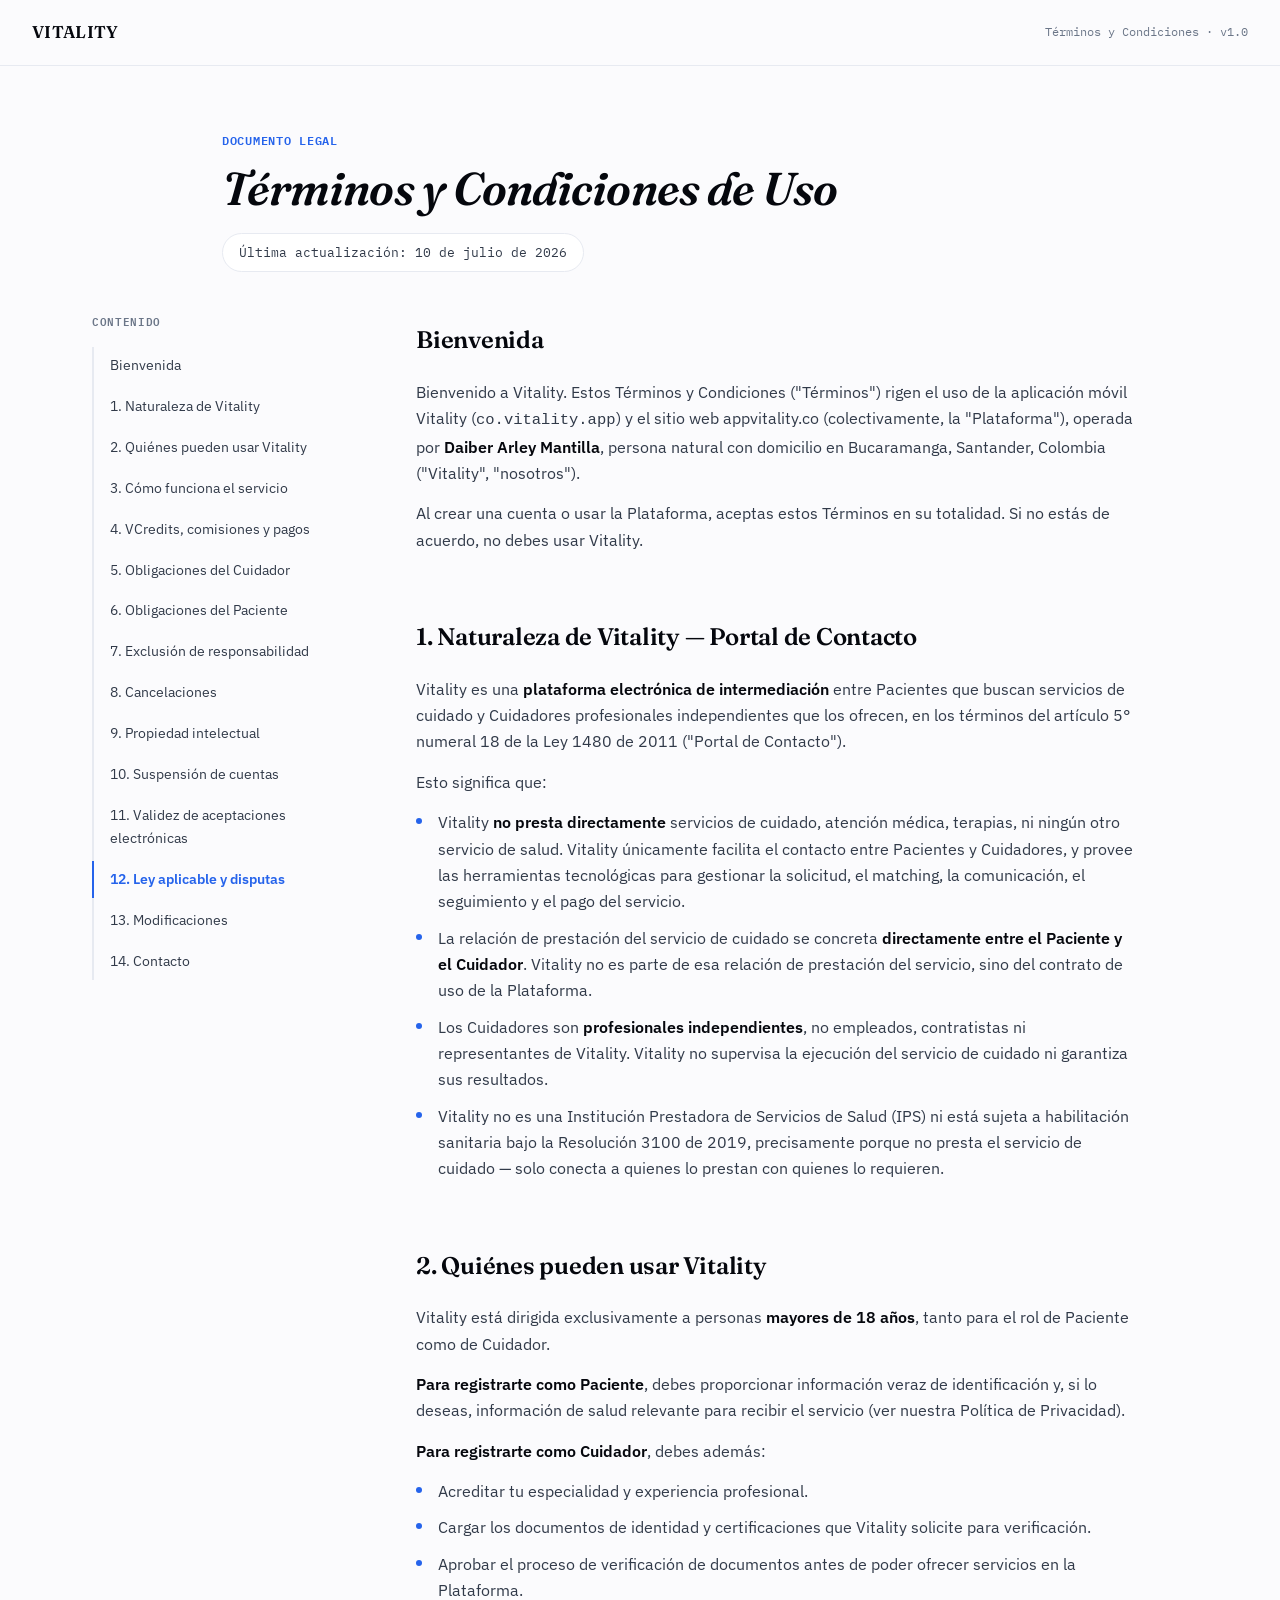
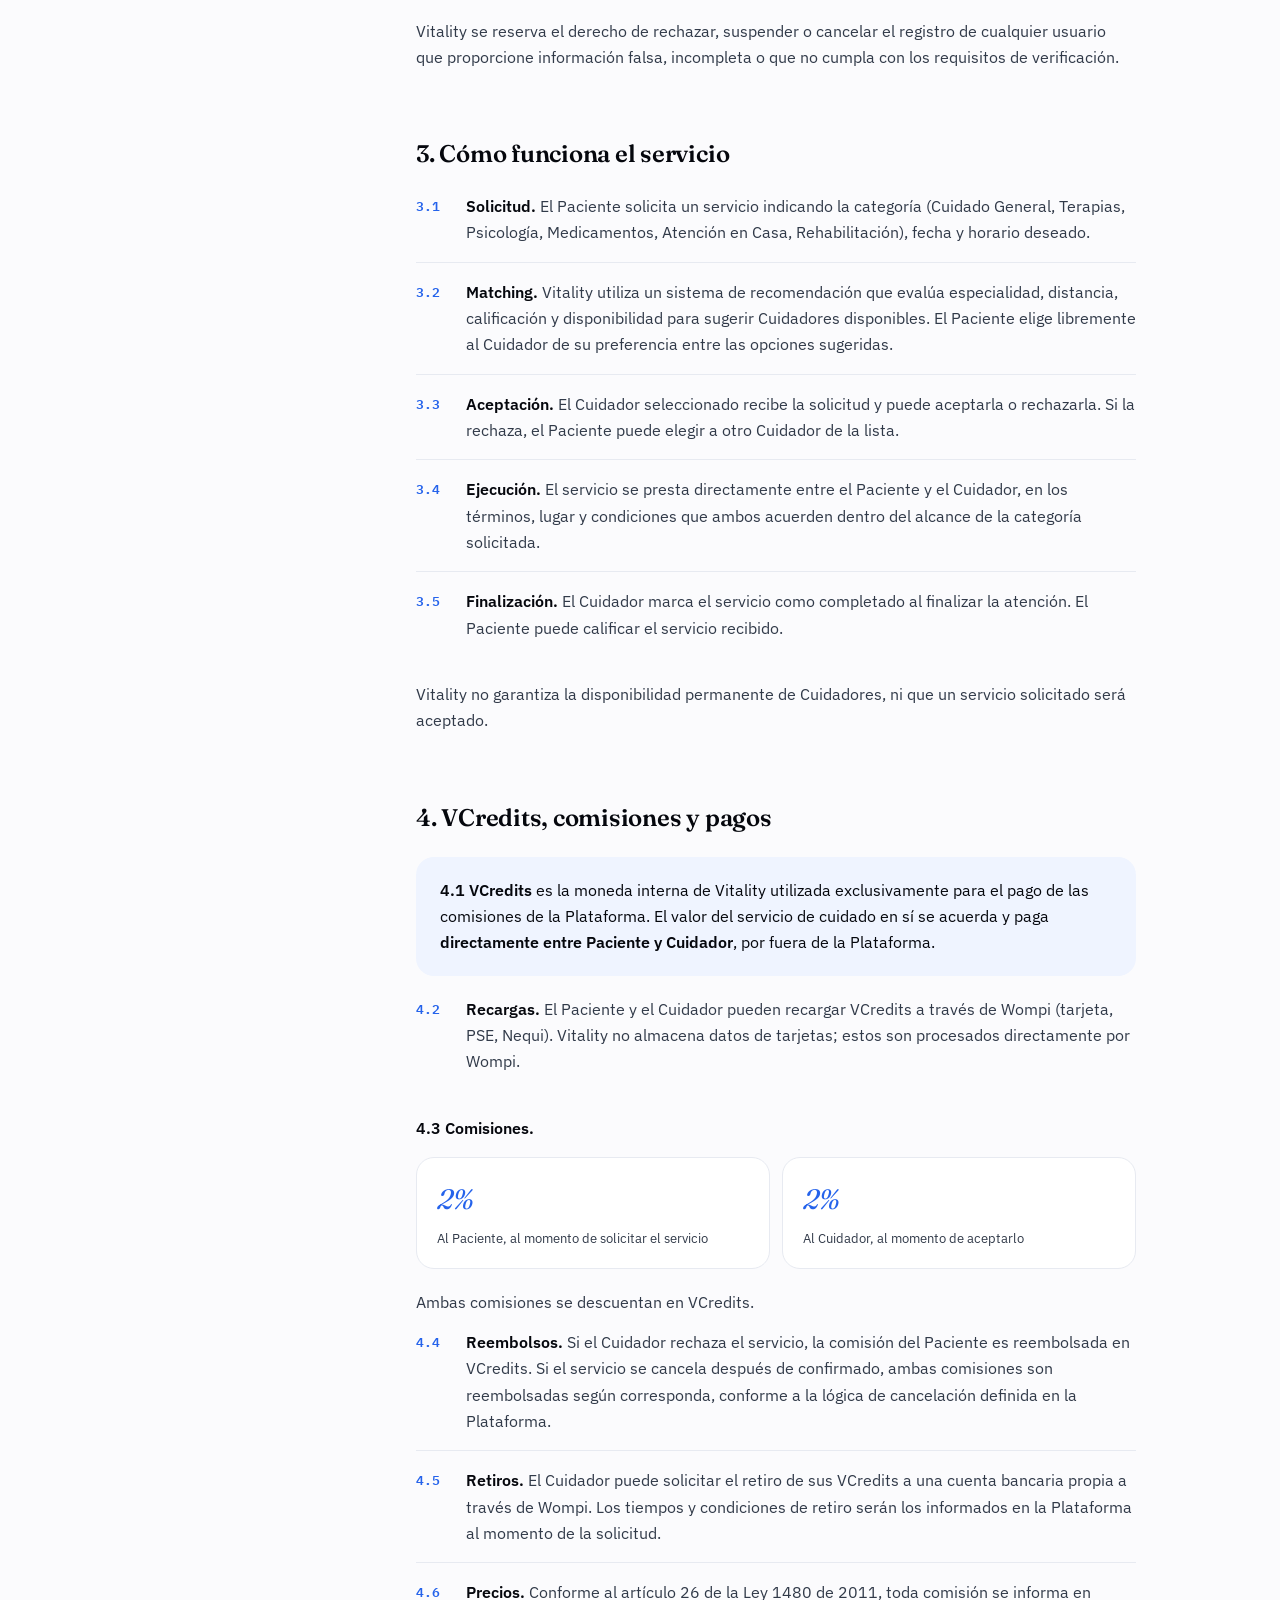
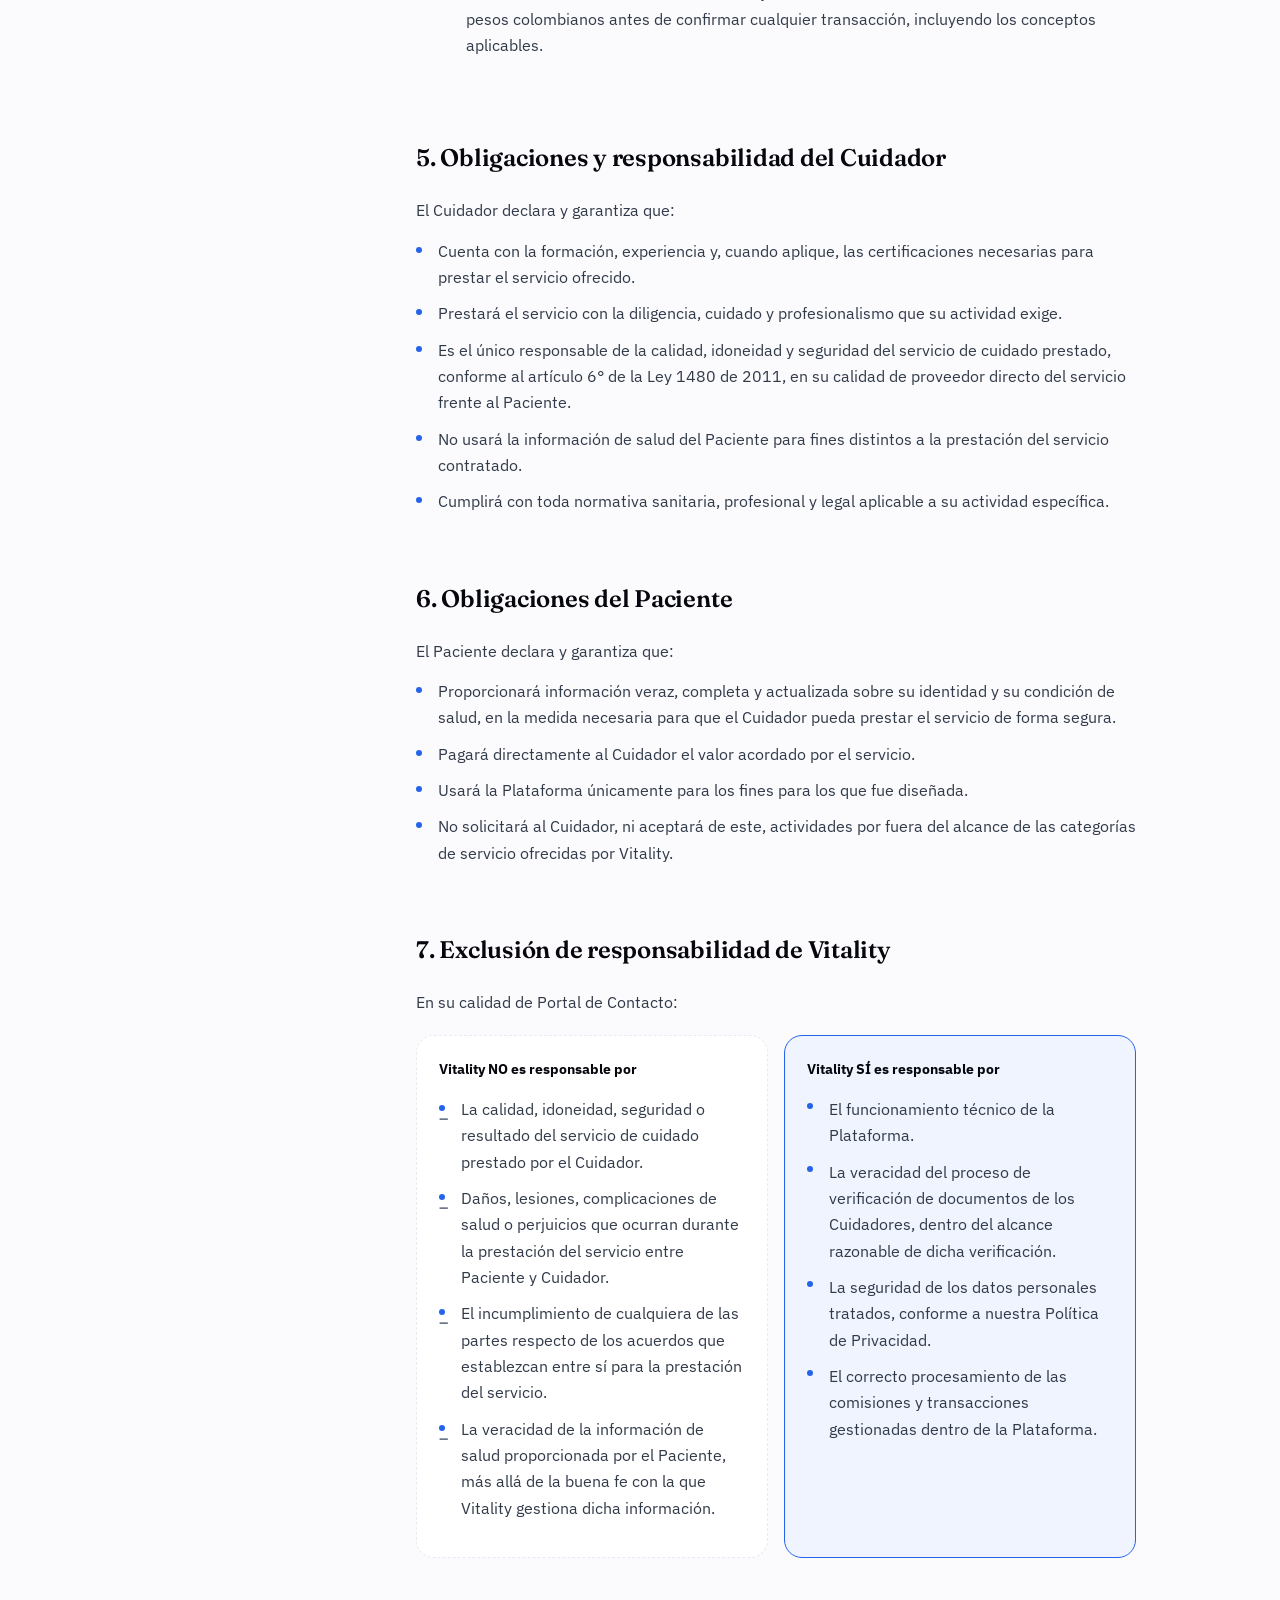
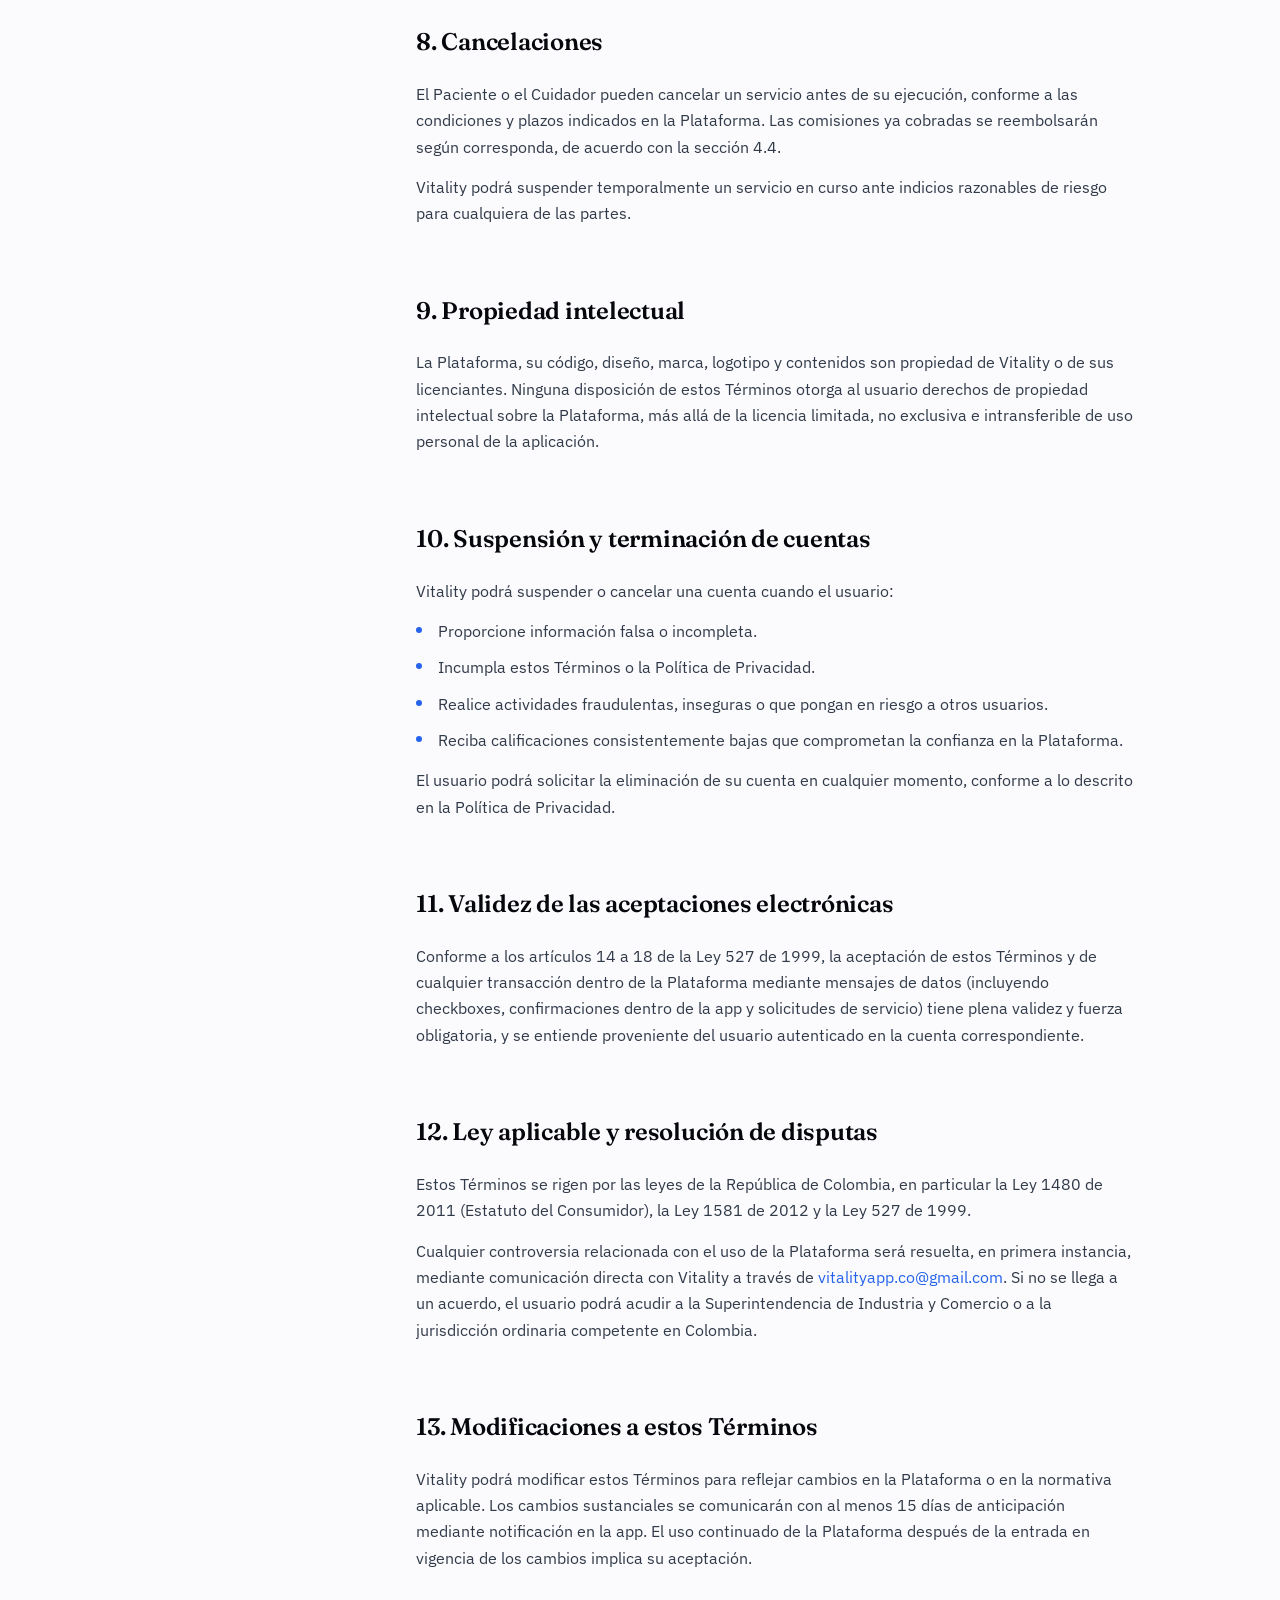
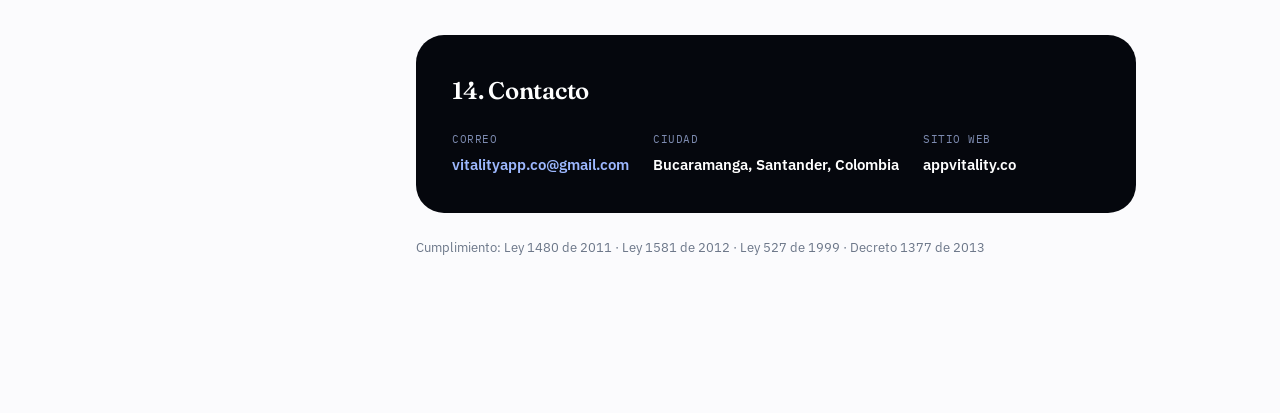
<file: TCvitality.html>
<!doctype html>
<html lang="es">
  <head>
    <meta charset="UTF-8" />
    <meta name="viewport" content="width=device-width, initial-scale=1.0" />
    <title>Términos y Condiciones — Vitality</title>
    <meta name="robots" content="noindex" />
    <link rel="icon" href="./assets/icon.png" />
    <meta name="theme-color" content="#fbfbfd" />

    <link rel="preconnect" href="https://fonts.googleapis.com" />
    <link rel="preconnect" href="https://fonts.gstatic.com" crossorigin />
    <link
      href="https://fonts.googleapis.com/css2?family=Fraunces:ital,wght@0,500;0,600;1,500&family=IBM+Plex+Sans:wght@400;500;600;700&family=IBM+Plex+Mono:wght@400;500;600&display=swap"
      rel="stylesheet"
    />

    <style>
      :root {
        --blue: #2563eb;
        --blue-dark: #1d4ed8;
        --blue-light: #eff4ff;
        --bg: #fbfbfd;
        --surface: #ffffff;
        --text: #05070d;
        --text-muted: #313a49;
        --text-faint: #6b7688;
        --border: #e7eaf1;
        --radius-lg: 28px;
        --radius-md: 18px;
        --radius-sm: 12px;
        --radius-pill: 999px;
        --font-display: "Fraunces", serif;
        --font-body: "IBM Plex Sans", -apple-system, sans-serif;
        --font-mono: "IBM Plex Mono", monospace;
      }

      * {
        margin: 0;
        padding: 0;
        box-sizing: border-box;
      }

      html {
        scroll-behavior: smooth;
      }

      body {
        font-family: var(--font-body);
        background: var(--bg);
        color: var(--text);
        line-height: 1.7;
        -webkit-font-smoothing: antialiased;
      }

      a {
        color: var(--blue);
        text-decoration: none;
      }

      .doc-nav {
        position: sticky;
        top: 0;
        z-index: 50;
        display: flex;
        align-items: center;
        justify-content: space-between;
        padding: 18px 32px;
        background: rgba(251, 251, 253, 0.85);
        backdrop-filter: blur(12px);
        border-bottom: 1px solid var(--border);
      }

      .doc-nav a.back-home {
        font-family: var(--font-display);
        font-weight: 600;
        font-size: 17px;
        text-transform: uppercase;
        letter-spacing: 0.02em;
        color: var(--text);
      }

      .doc-nav .doc-meta {
        font-family: var(--font-mono);
        font-size: 12px;
        color: var(--text-faint);
      }

      .doc-header {
        max-width: 900px;
        margin: 0 auto;
        padding: 64px 32px 40px;
      }

      .doc-eyebrow {
        font-family: var(--font-mono);
        font-size: 12px;
        letter-spacing: 0.06em;
        text-transform: uppercase;
        color: var(--blue);
        font-weight: 600;
        margin-bottom: 14px;
      }

      .doc-title {
        font-family: var(--font-display);
        font-style: italic;
        font-weight: 600;
        font-size: clamp(32px, 4vw, 46px);
        letter-spacing: -0.02em;
        line-height: 1.1;
        margin-bottom: 18px;
      }

      .doc-badge {
        display: inline-flex;
        align-items: center;
        gap: 8px;
        font-family: var(--font-mono);
        font-size: 12.5px;
        color: var(--text-muted);
        background: var(--surface);
        border: 1px solid var(--border);
        padding: 8px 16px;
        border-radius: var(--radius-pill);
      }

      .doc-layout {
        max-width: 1160px;
        margin: 0 auto;
        padding: 0 32px 100px;
        display: grid;
        grid-template-columns: 260px 1fr;
        gap: 64px;
        align-items: start;
      }

      .toc {
        position: sticky;
        top: 90px;
      }

      .toc-title {
        font-family: var(--font-mono);
        font-size: 11px;
        letter-spacing: 0.06em;
        text-transform: uppercase;
        color: var(--text-faint);
        font-weight: 600;
        margin-bottom: 16px;
      }

      .toc ol {
        list-style: none;
        display: flex;
        flex-direction: column;
        gap: 4px;
        border-left: 2px solid var(--border);
      }

      .toc a {
        display: block;
        padding: 7px 0 7px 16px;
        font-size: 13.5px;
        color: var(--text-muted);
        border-left: 2px solid transparent;
        margin-left: -2px;
        transition:
          color 0.2s,
          border-color 0.2s;
      }

      .toc a:hover {
        color: var(--text);
      }

      .toc a.active {
        color: var(--blue);
        border-left-color: var(--blue);
        font-weight: 600;
      }

      .doc-content {
        max-width: 720px;
      }

      .doc-content section {
        padding-top: 8px;
        margin-bottom: 56px;
        scroll-margin-top: 90px;
      }

      .doc-content h2 {
        font-family: var(--font-display);
        font-weight: 600;
        font-size: 24px;
        letter-spacing: -0.01em;
        margin-bottom: 18px;
        color: var(--text);
      }

      .doc-content h3 {
        font-family: var(--font-body);
        font-weight: 700;
        font-size: 15.5px;
        margin: 20px 0 8px;
        color: var(--text);
      }

      .doc-content p {
        font-size: 15.5px;
        color: var(--text-muted);
        margin-bottom: 14px;
      }

      .doc-content strong {
        color: var(--text);
        font-weight: 600;
      }

      .doc-content ul {
        margin: 0 0 14px 0;
        padding-left: 0;
        list-style: none;
      }

      .doc-content ul li {
        font-size: 15.5px;
        color: var(--text-muted);
        padding-left: 22px;
        position: relative;
        margin-bottom: 10px;
      }

      .doc-content ul li::before {
        content: "";
        position: absolute;
        left: 0;
        top: 9px;
        width: 6px;
        height: 6px;
        border-radius: 50%;
        background: var(--blue);
      }

      /* ===== CLÁUSULAS NUMERADAS (3.1, 4.1...) ===== */
      .clause-list {
        margin-bottom: 24px;
      }

      .clause {
        display: flex;
        gap: 16px;
        padding: 16px 0;
        border-top: 1px solid var(--border);
      }

      .clause:first-child {
        border-top: none;
        padding-top: 0;
      }

      .clause-num {
        font-family: var(--font-mono);
        font-size: 13px;
        color: var(--blue);
        font-weight: 600;
        flex-shrink: 0;
        padding-top: 2px;
        min-width: 34px;
      }

      .clause-body p {
        margin-bottom: 0;
      }

      /* ===== COMPARACIÓN (sección 7: responsabilidad) ===== */
      .comparison-grid {
        display: grid;
        grid-template-columns: 1fr 1fr;
        gap: 16px;
        margin: 20px 0 24px;
      }

      .comparison-col {
        border-radius: var(--radius-md);
        padding: 22px;
      }

      .comparison-col.not-responsible {
        background: var(--surface);
        border: 1.5px dashed var(--border);
      }

      .comparison-col.responsible {
        border: 1.5px solid var(--blue);
        background: var(--blue-light);
      }

      .comparison-title {
        font-weight: 700;
        font-size: 14px;
        margin-bottom: 14px;
        color: var(--text);
      }

      .comparison-list {
        list-style: none;
      }

      .comparison-list li {
        font-size: 14px;
        color: var(--text-muted);
        padding-left: 18px;
        position: relative;
        margin-bottom: 10px;
      }

      .comparison-col.not-responsible .comparison-list li::before {
        content: "–";
        position: absolute;
        left: 0;
        color: var(--text-faint);
        font-weight: 600;
      }

      .comparison-col.responsible .comparison-list li::before {
        content: "";
        position: absolute;
        left: 0;
        top: 7px;
        width: 6px;
        height: 6px;
        border-radius: 50%;
        background: var(--blue);
      }

      /* ===== BLOQUE DESTACADO (comisiones, definiciones clave) ===== */
      .highlight-block {
        background: var(--blue-light);
        border-radius: var(--radius-md);
        padding: 20px 24px;
        margin: 8px 0 20px;
      }

      .highlight-block p {
        color: var(--text);
        margin-bottom: 0;
      }

      .fee-row {
        display: flex;
        gap: 12px;
        margin: 16px 0 20px;
        flex-wrap: wrap;
      }

      .fee-pill {
        flex: 1;
        min-width: 160px;
        background: var(--surface);
        border: 1px solid var(--border);
        border-radius: var(--radius-md);
        padding: 18px 20px;
      }

      .fee-pill-num {
        font-family: var(--font-display);
        font-style: italic;
        font-size: 28px;
        color: var(--blue);
        margin-bottom: 4px;
      }

      .fee-pill-label {
        font-size: 13px;
        color: var(--text-muted);
      }

      .contact-box {
        background: var(--text);
        border-radius: var(--radius-lg);
        padding: 36px;
        color: #fff;
      }

      .contact-box h2 {
        color: #fff;
      }

      .contact-box p {
        color: #b7c2dc;
      }

      .contact-box a {
        color: #9db8ff;
      }

      .contact-row {
        display: flex;
        flex-wrap: wrap;
        gap: 24px;
        margin-top: 16px;
      }

      .contact-item-label {
        font-family: var(--font-mono);
        font-size: 11px;
        text-transform: uppercase;
        letter-spacing: 0.05em;
        color: #7d8bb0;
        margin-bottom: 4px;
      }

      .contact-item-value {
        font-size: 14.5px;
        font-weight: 600;
        color: #fff;
      }

      .back-top {
        position: fixed;
        bottom: 28px;
        right: 28px;
        width: 46px;
        height: 46px;
        border-radius: 50%;
        background: var(--blue);
        color: #fff;
        display: flex;
        align-items: center;
        justify-content: center;
        box-shadow: 0 10px 30px rgba(37, 99, 235, 0.3);
        opacity: 0;
        pointer-events: none;
        transform: translateY(10px);
        transition:
          opacity 0.3s,
          transform 0.3s;
        cursor: pointer;
        border: none;
        z-index: 60;
      }

      .back-top.visible {
        opacity: 1;
        pointer-events: auto;
        transform: translateY(0);
      }

      .back-top svg {
        width: 18px;
        height: 18px;
        stroke: #fff;
        fill: none;
        stroke-width: 2;
      }

      @media (max-width: 900px) {
        .doc-layout {
          grid-template-columns: 1fr;
        }
        .toc {
          position: static;
          border-bottom: 1px solid var(--border);
          padding-bottom: 24px;
          margin-bottom: 24px;
        }
        .toc ol {
          flex-direction: row;
          flex-wrap: wrap;
          border-left: none;
          gap: 8px;
        }
        .toc a {
          border: 1px solid var(--border);
          border-radius: var(--radius-pill);
          padding: 6px 14px;
          margin-left: 0;
        }
        .toc a.active {
          border-color: var(--blue);
          background: var(--blue-light);
        }
        .comparison-grid {
          grid-template-columns: 1fr;
        }
      }

      @media (prefers-reduced-motion: reduce) {
        html {
          scroll-behavior: auto;
        }
        * {
          transition: none !important;
        }
      }
    </style>
  </head>
  <body>
    <div class="doc-nav">
      <a href="./index.html" class="back-home">Vitality</a>
      <span class="doc-meta">Términos y Condiciones · v1.0</span>
    </div>

    <header class="doc-header">
      <div class="doc-eyebrow">Documento legal</div>
      <h1 class="doc-title">Términos y Condiciones de Uso</h1>
      <span class="doc-badge">Última actualización: 10 de julio de 2026</span>
    </header>

    <div class="doc-layout">
      <nav class="toc" aria-label="Tabla de contenidos">
        <div class="toc-title">Contenido</div>
        <ol id="tocList">
          <li><a href="#bienvenida">Bienvenida</a></li>
          <li><a href="#naturaleza">1. Naturaleza de Vitality</a></li>
          <li><a href="#quienes">2. Quiénes pueden usar Vitality</a></li>
          <li><a href="#funciona">3. Cómo funciona el servicio</a></li>
          <li><a href="#vcredits">4. VCredits, comisiones y pagos</a></li>
          <li><a href="#cuidador">5. Obligaciones del Cuidador</a></li>
          <li><a href="#paciente">6. Obligaciones del Paciente</a></li>
          <li>
            <a href="#responsabilidad">7. Exclusión de responsabilidad</a>
          </li>
          <li><a href="#cancelaciones">8. Cancelaciones</a></li>
          <li><a href="#propiedad">9. Propiedad intelectual</a></li>
          <li><a href="#suspension">10. Suspensión de cuentas</a></li>
          <li>
            <a href="#validez">11. Validez de aceptaciones electrónicas</a>
          </li>
          <li><a href="#ley">12. Ley aplicable y disputas</a></li>
          <li><a href="#modificaciones">13. Modificaciones</a></li>
          <li><a href="#contacto">14. Contacto</a></li>
        </ol>
      </nav>

      <div class="doc-content">
        <section id="bienvenida">
          <h2>Bienvenida</h2>
          <p>
            Bienvenido a Vitality. Estos Términos y Condiciones ("Términos")
            rigen el uso de la aplicación móvil Vitality
            (<code>co.vitality.app</code>) y el sitio web appvitality.co
            (colectivamente, la "Plataforma"), operada por
            <strong>Daiber Arley Mantilla</strong>, persona natural con
            domicilio en Bucaramanga, Santander, Colombia ("Vitality",
            "nosotros").
          </p>
          <p>
            Al crear una cuenta o usar la Plataforma, aceptas estos Términos en
            su totalidad. Si no estás de acuerdo, no debes usar Vitality.
          </p>
        </section>

        <section id="naturaleza">
          <h2>1. Naturaleza de Vitality — Portal de Contacto</h2>
          <p>
            Vitality es una
            <strong>plataforma electrónica de intermediación</strong> entre
            Pacientes que buscan servicios de cuidado y Cuidadores profesionales
            independientes que los ofrecen, en los términos del artículo 5°
            numeral 18 de la Ley 1480 de 2011 ("Portal de Contacto").
          </p>
          <p>Esto significa que:</p>
          <ul>
            <li>
              Vitality <strong>no presta directamente</strong> servicios de
              cuidado, atención médica, terapias, ni ningún otro servicio de
              salud. Vitality únicamente facilita el contacto entre Pacientes y
              Cuidadores, y provee las herramientas tecnológicas para gestionar
              la solicitud, el matching, la comunicación, el seguimiento y el
              pago del servicio.
            </li>
            <li>
              La relación de prestación del servicio de cuidado se concreta
              <strong>directamente entre el Paciente y el Cuidador</strong>.
              Vitality no es parte de esa relación de prestación del servicio,
              sino del contrato de uso de la Plataforma.
            </li>
            <li>
              Los Cuidadores son <strong>profesionales independientes</strong>,
              no empleados, contratistas ni representantes de Vitality. Vitality
              no supervisa la ejecución del servicio de cuidado ni garantiza sus
              resultados.
            </li>
            <li>
              Vitality no es una Institución Prestadora de Servicios de Salud
              (IPS) ni está sujeta a habilitación sanitaria bajo la Resolución
              3100 de 2019, precisamente porque no presta el servicio de cuidado
              — solo conecta a quienes lo prestan con quienes lo requieren.
            </li>
          </ul>
        </section>

        <section id="quienes">
          <h2>2. Quiénes pueden usar Vitality</h2>
          <p>
            Vitality está dirigida exclusivamente a personas
            <strong>mayores de 18 años</strong>, tanto para el rol de Paciente
            como de Cuidador.
          </p>
          <p>
            <strong>Para registrarte como Paciente</strong>, debes proporcionar
            información veraz de identificación y, si lo deseas, información de
            salud relevante para recibir el servicio (ver nuestra Política de
            Privacidad).
          </p>
          <p><strong>Para registrarte como Cuidador</strong>, debes además:</p>
          <ul>
            <li>Acreditar tu especialidad y experiencia profesional.</li>
            <li>
              Cargar los documentos de identidad y certificaciones que Vitality
              solicite para verificación.
            </li>
            <li>
              Aprobar el proceso de verificación de documentos antes de poder
              ofrecer servicios en la Plataforma.
            </li>
          </ul>
          <p>
            Vitality se reserva el derecho de rechazar, suspender o cancelar el
            registro de cualquier usuario que proporcione información falsa,
            incompleta o que no cumpla con los requisitos de verificación.
          </p>
        </section>

        <section id="funciona">
          <h2>3. Cómo funciona el servicio</h2>
          <div class="clause-list">
            <div class="clause">
              <div class="clause-num">3.1</div>
              <div class="clause-body">
                <p>
                  <strong>Solicitud.</strong> El Paciente solicita un servicio
                  indicando la categoría (Cuidado General, Terapias, Psicología,
                  Medicamentos, Atención en Casa, Rehabilitación), fecha y
                  horario deseado.
                </p>
              </div>
            </div>
            <div class="clause">
              <div class="clause-num">3.2</div>
              <div class="clause-body">
                <p>
                  <strong>Matching.</strong> Vitality utiliza un sistema de
                  recomendación que evalúa especialidad, distancia, calificación
                  y disponibilidad para sugerir Cuidadores disponibles. El
                  Paciente elige libremente al Cuidador de su preferencia entre
                  las opciones sugeridas.
                </p>
              </div>
            </div>
            <div class="clause">
              <div class="clause-num">3.3</div>
              <div class="clause-body">
                <p>
                  <strong>Aceptación.</strong> El Cuidador seleccionado recibe
                  la solicitud y puede aceptarla o rechazarla. Si la rechaza, el
                  Paciente puede elegir a otro Cuidador de la lista.
                </p>
              </div>
            </div>
            <div class="clause">
              <div class="clause-num">3.4</div>
              <div class="clause-body">
                <p>
                  <strong>Ejecución.</strong> El servicio se presta directamente
                  entre el Paciente y el Cuidador, en los términos, lugar y
                  condiciones que ambos acuerden dentro del alcance de la
                  categoría solicitada.
                </p>
              </div>
            </div>
            <div class="clause">
              <div class="clause-num">3.5</div>
              <div class="clause-body">
                <p>
                  <strong>Finalización.</strong> El Cuidador marca el servicio
                  como completado al finalizar la atención. El Paciente puede
                  calificar el servicio recibido.
                </p>
              </div>
            </div>
          </div>
          <p>
            Vitality no garantiza la disponibilidad permanente de Cuidadores, ni
            que un servicio solicitado será aceptado.
          </p>
        </section>

        <section id="vcredits">
          <h2>4. VCredits, comisiones y pagos</h2>

          <div class="highlight-block">
            <p>
              <strong>4.1 VCredits</strong> es la moneda interna de Vitality
              utilizada exclusivamente para el pago de las comisiones de la
              Plataforma. El valor del servicio de cuidado en sí se acuerda y
              paga <strong>directamente entre Paciente y Cuidador</strong>, por
              fuera de la Plataforma.
            </p>
          </div>

          <div class="clause-list">
            <div class="clause">
              <div class="clause-num">4.2</div>
              <div class="clause-body">
                <p>
                  <strong>Recargas.</strong> El Paciente y el Cuidador pueden
                  recargar VCredits a través de Wompi (tarjeta, PSE, Nequi).
                  Vitality no almacena datos de tarjetas; estos son procesados
                  directamente por Wompi.
                </p>
              </div>
            </div>
          </div>

          <p><strong>4.3 Comisiones.</strong></p>
          <div class="fee-row">
            <div class="fee-pill">
              <div class="fee-pill-num">2%</div>
              <div class="fee-pill-label">
                Al Paciente, al momento de solicitar el servicio
              </div>
            </div>
            <div class="fee-pill">
              <div class="fee-pill-num">2%</div>
              <div class="fee-pill-label">
                Al Cuidador, al momento de aceptarlo
              </div>
            </div>
          </div>
          <p>Ambas comisiones se descuentan en VCredits.</p>

          <div class="clause-list">
            <div class="clause">
              <div class="clause-num">4.4</div>
              <div class="clause-body">
                <p>
                  <strong>Reembolsos.</strong> Si el Cuidador rechaza el
                  servicio, la comisión del Paciente es reembolsada en VCredits.
                  Si el servicio se cancela después de confirmado, ambas
                  comisiones son reembolsadas según corresponda, conforme a la
                  lógica de cancelación definida en la Plataforma.
                </p>
              </div>
            </div>
            <div class="clause">
              <div class="clause-num">4.5</div>
              <div class="clause-body">
                <p>
                  <strong>Retiros.</strong> El Cuidador puede solicitar el
                  retiro de sus VCredits a una cuenta bancaria propia a través
                  de Wompi. Los tiempos y condiciones de retiro serán los
                  informados en la Plataforma al momento de la solicitud.
                </p>
              </div>
            </div>
            <div class="clause">
              <div class="clause-num">4.6</div>
              <div class="clause-body">
                <p>
                  <strong>Precios.</strong> Conforme al artículo 26 de la Ley
                  1480 de 2011, toda comisión se informa en pesos colombianos
                  antes de confirmar cualquier transacción, incluyendo los
                  conceptos aplicables.
                </p>
              </div>
            </div>
          </div>
        </section>

        <section id="cuidador">
          <h2>5. Obligaciones y responsabilidad del Cuidador</h2>
          <p>El Cuidador declara y garantiza que:</p>
          <ul>
            <li>
              Cuenta con la formación, experiencia y, cuando aplique, las
              certificaciones necesarias para prestar el servicio ofrecido.
            </li>
            <li>
              Prestará el servicio con la diligencia, cuidado y profesionalismo
              que su actividad exige.
            </li>
            <li>
              Es el único responsable de la calidad, idoneidad y seguridad del
              servicio de cuidado prestado, conforme al artículo 6° de la Ley
              1480 de 2011, en su calidad de proveedor directo del servicio
              frente al Paciente.
            </li>
            <li>
              No usará la información de salud del Paciente para fines distintos
              a la prestación del servicio contratado.
            </li>
            <li>
              Cumplirá con toda normativa sanitaria, profesional y legal
              aplicable a su actividad específica.
            </li>
          </ul>
        </section>

        <section id="paciente">
          <h2>6. Obligaciones del Paciente</h2>
          <p>El Paciente declara y garantiza que:</p>
          <ul>
            <li>
              Proporcionará información veraz, completa y actualizada sobre su
              identidad y su condición de salud, en la medida necesaria para que
              el Cuidador pueda prestar el servicio de forma segura.
            </li>
            <li>
              Pagará directamente al Cuidador el valor acordado por el servicio.
            </li>
            <li>
              Usará la Plataforma únicamente para los fines para los que fue
              diseñada.
            </li>
            <li>
              No solicitará al Cuidador, ni aceptará de este, actividades por
              fuera del alcance de las categorías de servicio ofrecidas por
              Vitality.
            </li>
          </ul>
        </section>

        <section id="responsabilidad">
          <h2>7. Exclusión de responsabilidad de Vitality</h2>
          <p>En su calidad de Portal de Contacto:</p>
          <div class="comparison-grid">
            <div class="comparison-col not-responsible">
              <div class="comparison-title">Vitality NO es responsable por</div>
              <ul class="comparison-list">
                <li>
                  La calidad, idoneidad, seguridad o resultado del servicio de
                  cuidado prestado por el Cuidador.
                </li>
                <li>
                  Daños, lesiones, complicaciones de salud o perjuicios que
                  ocurran durante la prestación del servicio entre Paciente y
                  Cuidador.
                </li>
                <li>
                  El incumplimiento de cualquiera de las partes respecto de los
                  acuerdos que establezcan entre sí para la prestación del
                  servicio.
                </li>
                <li>
                  La veracidad de la información de salud proporcionada por el
                  Paciente, más allá de la buena fe con la que Vitality gestiona
                  dicha información.
                </li>
              </ul>
            </div>
            <div class="comparison-col responsible">
              <div class="comparison-title">Vitality SÍ es responsable por</div>
              <ul class="comparison-list">
                <li>El funcionamiento técnico de la Plataforma.</li>
                <li>
                  La veracidad del proceso de verificación de documentos de los
                  Cuidadores, dentro del alcance razonable de dicha
                  verificación.
                </li>
                <li>
                  La seguridad de los datos personales tratados, conforme a
                  nuestra Política de Privacidad.
                </li>
                <li>
                  El correcto procesamiento de las comisiones y transacciones
                  gestionadas dentro de la Plataforma.
                </li>
              </ul>
            </div>
          </div>
        </section>

        <section id="cancelaciones">
          <h2>8. Cancelaciones</h2>
          <p>
            El Paciente o el Cuidador pueden cancelar un servicio antes de su
            ejecución, conforme a las condiciones y plazos indicados en la
            Plataforma. Las comisiones ya cobradas se reembolsarán según
            corresponda, de acuerdo con la sección 4.4.
          </p>
          <p>
            Vitality podrá suspender temporalmente un servicio en curso ante
            indicios razonables de riesgo para cualquiera de las partes.
          </p>
        </section>

        <section id="propiedad">
          <h2>9. Propiedad intelectual</h2>
          <p>
            La Plataforma, su código, diseño, marca, logotipo y contenidos son
            propiedad de Vitality o de sus licenciantes. Ninguna disposición de
            estos Términos otorga al usuario derechos de propiedad intelectual
            sobre la Plataforma, más allá de la licencia limitada, no exclusiva
            e intransferible de uso personal de la aplicación.
          </p>
        </section>

        <section id="suspension">
          <h2>10. Suspensión y terminación de cuentas</h2>
          <p>
            Vitality podrá suspender o cancelar una cuenta cuando el usuario:
          </p>
          <ul>
            <li>Proporcione información falsa o incompleta.</li>
            <li>Incumpla estos Términos o la Política de Privacidad.</li>
            <li>
              Realice actividades fraudulentas, inseguras o que pongan en riesgo
              a otros usuarios.
            </li>
            <li>
              Reciba calificaciones consistentemente bajas que comprometan la
              confianza en la Plataforma.
            </li>
          </ul>
          <p>
            El usuario podrá solicitar la eliminación de su cuenta en cualquier
            momento, conforme a lo descrito en la Política de Privacidad.
          </p>
        </section>

        <section id="validez">
          <h2>11. Validez de las aceptaciones electrónicas</h2>
          <p>
            Conforme a los artículos 14 a 18 de la Ley 527 de 1999, la
            aceptación de estos Términos y de cualquier transacción dentro de la
            Plataforma mediante mensajes de datos (incluyendo checkboxes,
            confirmaciones dentro de la app y solicitudes de servicio) tiene
            plena validez y fuerza obligatoria, y se entiende proveniente del
            usuario autenticado en la cuenta correspondiente.
          </p>
        </section>

        <section id="ley">
          <h2>12. Ley aplicable y resolución de disputas</h2>
          <p>
            Estos Términos se rigen por las leyes de la República de Colombia,
            en particular la Ley 1480 de 2011 (Estatuto del Consumidor), la Ley
            1581 de 2012 y la Ley 527 de 1999.
          </p>
          <p>
            Cualquier controversia relacionada con el uso de la Plataforma será
            resuelta, en primera instancia, mediante comunicación directa con
            Vitality a través de
            <a href="mailto:vitalityapp.co@gmail.com"
              >vitalityapp.co@gmail.com</a
            >. Si no se llega a un acuerdo, el usuario podrá acudir a la
            Superintendencia de Industria y Comercio o a la jurisdicción
            ordinaria competente en Colombia.
          </p>
        </section>

        <section id="modificaciones">
          <h2>13. Modificaciones a estos Términos</h2>
          <p>
            Vitality podrá modificar estos Términos para reflejar cambios en la
            Plataforma o en la normativa aplicable. Los cambios sustanciales se
            comunicarán con al menos 15 días de anticipación mediante
            notificación en la app. El uso continuado de la Plataforma después
            de la entrada en vigencia de los cambios implica su aceptación.
          </p>
        </section>

        <section id="contacto">
          <div class="contact-box">
            <h2>14. Contacto</h2>
            <div class="contact-row">
              <div>
                <div class="contact-item-label">Correo</div>
                <div class="contact-item-value">
                  <a href="mailto:vitalityapp.co@gmail.com"
                    >vitalityapp.co@gmail.com</a
                  >
                </div>
              </div>
              <div>
                <div class="contact-item-label">Ciudad</div>
                <div class="contact-item-value">
                  Bucaramanga, Santander, Colombia
                </div>
              </div>
              <div>
                <div class="contact-item-label">Sitio web</div>
                <div class="contact-item-value">appvitality.co</div>
              </div>
            </div>
          </div>
          <p
            style="
              margin-top: 24px;
              font-size: 12.5px;
              color: var(--text-faint);
            "
          >
            Cumplimiento: Ley 1480 de 2011 · Ley 1581 de 2012 · Ley 527 de 1999
            · Decreto 1377 de 2013
          </p>
        </section>
      </div>
    </div>

    <button class="back-top" id="backTop" aria-label="Volver arriba">
      <svg viewBox="0 0 24 24"><path d="M12 19V5M5 12l7-7 7 7" /></svg>
    </button>

    <script>
      const sections = document.querySelectorAll(".doc-content section[id]");
      const tocLinks = document.querySelectorAll(".toc a");

      const spy = new IntersectionObserver(
        (entries) => {
          entries.forEach((entry) => {
            if (entry.isIntersecting) {
              const id = entry.target.getAttribute("id");
              tocLinks.forEach((link) => {
                link.classList.toggle(
                  "active",
                  link.getAttribute("href") === `#${id}`,
                );
              });
            }
          });
        },
        { rootMargin: "-20% 0px -70% 0px" },
      );

      sections.forEach((section) => spy.observe(section));

      const backTop = document.getElementById("backTop");
      window.addEventListener(
        "scroll",
        () => {
          backTop.classList.toggle("visible", window.scrollY > 500);
        },
        { passive: true },
      );

      backTop.addEventListener("click", () => {
        window.scrollTo({ top: 0, behavior: "smooth" });
      });
    </script>
  </body>
</html>
</file>
<file: styles.css>
/* ============================================
   VITALITY — styles.css (retoque general)
   ============================================ */

   
:root {
  --blue: #2563eb;
  --blue-dark: #1d4ed8;
  --blue-light: #eff4ff;

  --green: #16a34a;
  --green-dark: #15803d;
  --green-light: #eefdf3;

  --bg: #fbfbfd;
  --surface: #ffffff;
  --text: #05070d;  
  --text-muted: #313a49;;
  --text-faint: #6b7688 ;
  --border: #e7eaf1;

  --radius-squircle: 32px;
  --radius-md: 20px;
  --radius-sm: 14px;
  --radius-pill: 999px;

  --ease: cubic-bezier(0.22, 1, 0.36, 1);

  --shadow-sm: 0 1px 2px rgba(15, 30, 66, 0.04), 0 4px 14px rgba(15, 30, 66, 0.05);
  --shadow-md: 0 2px 6px rgba(15, 30, 66, 0.05), 0 18px 40px rgba(15, 30, 66, 0.09);
  --shadow-lg: 0 4px 10px rgba(15, 30, 66, 0.08), 0 34px 74px -22px rgba(15, 30, 66, 0.24);

  --font-display: "Fraunces", serif;
  --font-body: "IBM Plex Sans", -apple-system, sans-serif;
  --font-mono: "IBM Plex Mono", monospace;
}

* {
  margin: 0;
  padding: 0;
  box-sizing: border-box;
}

html {
  scroll-behavior: smooth;
}

body {
  font-family: var(--font-body);
  background: var(--bg);
  color: var(--text);
  line-height: 1.6;
  -webkit-font-smoothing: antialiased;
  text-rendering: optimizeLegibility;
}

img {
  max-width: 100%;
  display: block;
}

a {
  text-decoration: none;
  color: inherit;
}

.container {
  max-width: 1160px;
  margin: 0 auto;
  padding: 0 32px;
}

/* ===== NAV ===== */
nav {
  display: flex;
  align-items: center;
  justify-content: space-between;
  padding: 20px 32px;
  max-width: 1160px;
  margin: 0 auto;
  position: sticky;
  top: 0;
  background: rgba(251, 251, 253, 0.82);
  backdrop-filter: blur(12px);
  z-index: 100;
  transition: box-shadow 0.3s var(--ease);
}

nav.nav-scrolled {
  box-shadow: 0 1px 0 var(--border);
}

/* ===== NAV — fix mobile (evita que el botón se rompa en 2 líneas) ===== */
.nav-cta {
  white-space: nowrap;
}

@media (max-width: 480px) {
  nav {
    padding: 16px 20px;
  }

  .nav-logo {
    font-size: 16px;
  }

  .nav-cta {
    padding: 9px 16px;
    font-size: 13px;
  }
}

/* ===== HERO BUTTONS — evita que el texto largo empuje el layout ===== */
.hero-actions {
  width: 100%;
}

@media (max-width: 480px) {
  .btn-primary,
  .btn-secondary {
    width: 100%;
    text-align: center;
    padding: 14px 20px;
  }

  .hero-actions {
    flex-direction: column;
    gap: 10px;
  }
}
.nav-logo {
  display: flex;
  align-items: center;
  gap: 10px;
  font-family: var(--font-display);
  font-weight: 600;
  font-size: 18px;
  letter-spacing: 0.02em;
  text-transform: uppercase;  /* NUEVO — vuelve VITALITY en mayúsculas */
  color: var(--text);
}

.logo-icon {
  position: relative;
  width: 32px;
  height: 32px;
  border-radius: 10px;
  overflow: visible; /* antes: hidden — así el foreground puede salirse un poco */
  flex-shrink: 0;
}

.logo-bg {
  position: absolute;
  inset: 0;
  width: 100%;
  height: 100%;
  object-fit: cover;
  border-radius: 10px;
}

.logo-fg {
  position: absolute;
  top: 50%;
  left: 50%;
  width: 150%;   /* antes 100% — ahora sobresale del círculo/cuadrado de fondo */
  height: 150%;
  transform: translate(-50%, -50%);
  object-fit: contain;
}
.nav-links {
  display: flex;
  align-items: center;
  gap: 28px;
  list-style: none;
}

.nav-links > li > a {
  font-size: 14px;
  font-weight: 500;
  letter-spacing: -0.005em;
  color: var(--text-muted);
  position: relative;
  padding-bottom: 4px;
  transition: color 0.2s var(--ease);
}

.nav-links > li > a:hover {
  color: var(--text);
}

.nav-links > li > a.active {
  color: var(--blue);
}

.nav-links > li > a.active::after {
  content: "";
  position: absolute;
  bottom: -2px;
  left: 0;
  width: 100%;
  height: 2px;
  border-radius: var(--radius-pill);
  background: var(--blue);
}

.nav-cta {
  padding: 10px 20px;
  border-radius: var(--radius-pill);
  background: var(--blue);
  color: #fff !important;
  font-weight: 600;
  font-size: 14px;
  box-shadow: inset 0 1px 0 rgba(255, 255, 255, 0.15);
  transition: background 0.25s var(--ease), transform 0.25s var(--ease);
}

.nav-cta:hover {
  background: var(--blue-dark);
  transform: translateY(-1px);
}

/* ===== HERO ===== */
.hero {
  padding: 52px 32px 108px;
}

.hero-inner {
  max-width: 1160px;
  margin: 0 auto;
  display: grid;
  grid-template-columns: 1fr 0.85fr;
  gap: 64px;
  align-items: center;
}

.hero-badge {
  display: inline-flex;
  align-items: center;
  gap: 8px;
  font-family: var(--font-mono);
  font-size: 12px;
  letter-spacing: 0.04em;
  text-transform: uppercase;
  color: var(--blue);
  background: var(--blue-light);
  padding: 7px 16px;
  border-radius: var(--radius-pill);
  margin-bottom: 28px;
}

.hero-badge .dot {
  width: 6px;
  height: 6px;
  border-radius: 50%;
  background: var(--blue);
}

.hero-title {
  font-family: var(--font-display);
  font-weight: 550;
  font-style: italic;
  font-size: clamp(40px, 4.8vw, 60px);
  letter-spacing: -0.025em;
  line-height: 1.04;
  color: var(--text);
  margin-bottom: 24px;
}

.hero-sub {
  font-size: 17px;
  color: var(--text-muted);
  max-width: 440px;
  line-height: 1.65;
  margin-bottom: 36px;
}

.hero-actions {
  display: flex;
  align-items: center;
  gap: 14px;
  flex-wrap: wrap;
}

.btn-primary {
  padding: 15px 30px;
  border-radius: var(--radius-pill);
  background: var(--blue);
  color: #fff;
  font-weight: 600;
  font-size: 15px;
  display: inline-block;
  box-shadow: inset 0 1px 0 rgba(255, 255, 255, 0.15), var(--shadow-sm);
  transition: background 0.3s var(--ease), transform 0.3s var(--ease), box-shadow 0.3s var(--ease);
}

.btn-primary:hover {
  background: var(--blue-dark);
  transform: translateY(-2px);
  box-shadow: inset 0 1px 0 rgba(255, 255, 255, 0.15), var(--shadow-md);
}

.btn-primary:active {
  transform: translateY(0);
}

.btn-secondary {
  padding: 15px 26px;
  border-radius: var(--radius-pill);
  border: 1.5px solid var(--border);
  color: var(--text);
  font-weight: 600;
  font-size: 15px;
  transition: border-color 0.25s var(--ease), color 0.25s var(--ease), background 0.25s var(--ease);
}

.btn-secondary:hover {
  border-color: var(--blue);
  color: var(--blue);
  background: var(--blue-light);
}

/* ===== CARRUSEL ===== */
.hero-visual {
  display: flex;
  justify-content: center;
}

.app-carousel {
  width: 100%;
  max-width: 340px;
}

.carousel-frame {
  position: relative;
  border-radius: var(--radius-squircle);
  overflow: hidden;
  aspect-ratio: 9 / 17.5;
  background: var(--text);
  box-shadow: var(--shadow-lg), 0 0 0 8px #fff, 0 0 0 9px var(--border);
}

.carousel-track {
  display: flex;
  width: 100%;
  height: 100%;
  transition: transform 0.6s var(--ease);
}

.carousel-slide {
  min-width: 100%;
  width: 100%;
  height: 100%;
  flex-shrink: 0;
}

.carousel-slide img {
  width: 100%;
  height: 100%;
  object-fit: cover;
}

.carousel-dots {
  display: flex;
  justify-content: center;
  gap: 7px;
  margin-top: 20px;
}

.carousel-dot {
  width: 6px;
  height: 6px;
  border-radius: var(--radius-pill);
  border: none;
  background: var(--border);
  cursor: pointer;
  padding: 0;
  transition: width 0.3s var(--ease), background 0.3s var(--ease);
}

.carousel-dot.active {
  width: 22px;
  background: var(--blue);
}

@media (max-width: 900px) {
  .hero-inner {
    grid-template-columns: 1fr;
    text-align: center;
    gap: 44px;
  }
  .hero-sub {
    margin-left: auto;
    margin-right: auto;
  }
  .hero-actions {
    justify-content: center;
  }
  .app-carousel {
    max-width: 260px;
    margin: 0 auto;
  }
}

/* ===== SECTIONS ===== */
.section {
  padding: 104px 32px;
}

.eyebrow {
  font-family: var(--font-mono);
  font-size: 12px;
  letter-spacing: 0.07em;
  text-transform: uppercase;
  color: var(--blue);
  font-weight: 600;
  margin-bottom: 14px;
}

.section-title {
  font-family: var(--font-display);
  font-weight: 550;
  font-size: clamp(28px, 3.2vw, 38px);
  letter-spacing: -0.015em;
  line-height: 1.18;
  color: var(--text);
}

.section-sub {
  font-size: 16px;
  color: var(--text-muted);
  margin-top: 12px;
  line-height: 1.6;
}

.services-bg {
  background: var(--surface);
  border-top: 1px solid var(--border);
  border-bottom: 1px solid var(--border);
}

/* ===== ROLES ===== */
.roles-grid {
  margin-top: 52px;
  display: grid;
  grid-template-columns: 1fr 1fr;
  gap: 20px;
}

.role-card {
  border-radius: var(--radius-squircle);
  padding: 44px;
  transition: transform 0.3s var(--ease), box-shadow 0.3s var(--ease);
}

.role-card:hover {
  transform: translateY(-3px);
  box-shadow: var(--shadow-sm);
}

.role-card.paciente {
  background: var(--blue-light);
  border: 1px solid #d9e6ff;
}

.role-card.cuidador {
  background: var(--green-light);
  border: 1px solid #cdf0dc;
}

.role-icon {
  width: 52px;
  height: 52px;
  border-radius: var(--radius-md);
  display: flex;
  align-items: center;
  justify-content: center;
  margin-bottom: 24px;
}

.role-card.paciente .role-icon {
  background: var(--blue);
}

.role-card.cuidador .role-icon {
  background: var(--green);
}

.role-icon svg {
  width: 24px;
  height: 24px;
  stroke: #fff;
  fill: none;
  stroke-width: 1.8;
}

.role-title {
  font-family: var(--font-display);
  font-weight: 550;
  font-size: 23px;
  margin-bottom: 10px;
  letter-spacing: -0.01em;
}

.role-desc {
  font-size: 15px;
  color: var(--text-muted);
  line-height: 1.65;
  margin-bottom: 28px;
}

.role-cta {
  display: inline-block;
  padding: 13px 24px;
  border-radius: var(--radius-pill);
  font-weight: 600;
  font-size: 14px;
  color: #fff;
  transition: transform 0.25s var(--ease), box-shadow 0.25s var(--ease);
}

.role-card.paciente .role-cta {
  background: var(--blue);
}

.role-card.cuidador .role-cta {
  background: var(--green);
}

.role-cta:hover {
  transform: translateY(-2px);
  box-shadow: var(--shadow-md);
}

@media (max-width: 780px) {
  .roles-grid {
    grid-template-columns: 1fr;
  }
}

/* ===== SERVICIOS ===== */
.services-grid {
  margin-top: 52px;
  display: grid;
  grid-template-columns: repeat(3, 1fr);
  gap: 16px;
}

.service-card {
  background: var(--bg);
  border: 1px solid var(--border);
  border-radius: var(--radius-md);
  padding: 28px;
  transition: border-color 0.3s var(--ease), transform 0.3s var(--ease), box-shadow 0.3s var(--ease);
}

.service-card:hover {
  border-color: var(--blue);
  transform: translateY(-4px);
  box-shadow: var(--shadow-md);
}

.service-icon {
  width: 44px;
  height: 44px;
  border-radius: var(--radius-sm);
  background: var(--blue-light);
  display: flex;
  align-items: center;
  justify-content: center;
  margin-bottom: 18px;
  transition: transform 0.3s var(--ease);
}

.service-card:hover .service-icon {
  transform: scale(1.06);
}

.service-icon svg {
  width: 22px;
  height: 22px;
  stroke: var(--blue);
  fill: none;
  stroke-width: 1.8;
}

.service-name {
  font-weight: 600;
  font-size: 16px;
  margin-bottom: 6px;
  letter-spacing: -0.005em;
}

.service-desc {
  font-size: 13.5px;
  color: var(--text-muted);
  line-height: 1.55;
}

@media (max-width: 780px) {
  .services-grid {
    grid-template-columns: 1fr 1fr;
  }
}

/* ===== CÓMO FUNCIONA ===== */
.how-grid {
  margin-top: 52px;
  display: grid;
  grid-template-columns: repeat(4, 1fr);
  gap: 32px;
}

.how-num {
  font-family: var(--font-mono);
  font-size: 13px;
  letter-spacing: 0.02em;
  color: var(--blue);
  font-weight: 600;
  margin-bottom: 14px;
}

.how-title {
  font-weight: 600;
  font-size: 16.5px;
  margin-bottom: 8px;
  letter-spacing: -0.005em;
}

.how-desc {
  font-size: 14px;
  color: var(--text-muted);
  line-height: 1.6;
}

@media (max-width: 900px) {
  .how-grid {
    grid-template-columns: 1fr 1fr;
    row-gap: 40px;
  }
}

/* ===== SEGURIDAD ===== */
.security-grid {
  margin-top: 52px;
  display: grid;
  grid-template-columns: repeat(4, 1fr);
  gap: 16px;
}

.security-card {
  background: var(--bg);
  border: 1px solid var(--border);
  border-radius: var(--radius-md);
  padding: 26px;
  transition: transform 0.3s var(--ease), box-shadow 0.3s var(--ease);
}

.security-card:hover {
  transform: translateY(-3px);
  box-shadow: var(--shadow-sm);
}

.security-icon {
  width: 40px;
  height: 40px;
  border-radius: var(--radius-sm);
  background: var(--blue-light);
  display: flex;
  align-items: center;
  justify-content: center;
  margin-bottom: 16px;
}

.security-icon svg {
  width: 20px;
  height: 20px;
  stroke: var(--blue);
  fill: none;
  stroke-width: 1.8;
}

.security-desc {
  font-size: 14px;
  color: var(--text);
  line-height: 1.5;
  font-weight: 500;
}

@media (max-width: 900px) {
  .security-grid {
    grid-template-columns: 1fr 1fr;
  }
}

/* ===== CTA FINAL ===== */
.cta-bg {
  text-align: center;
}

.cta-inner {
  max-width: 560px;
  margin: 0 auto;
}

.cta-inner .section-sub {
  margin-left: auto;
  margin-right: auto;
}

.cta-actions {
  margin-top: 32px;
}

/* ===== FOOTER ===== */
footer {
  border-top: 1px solid var(--border);
  padding: 68px 32px 32px;
}

.footer-inner {
  max-width: 1160px;
  margin: 0 auto;
}

.footer-top {
  display: grid;
  grid-template-columns: 1.6fr 1fr 1fr 1fr 1fr;
  gap: 32px;
  padding-bottom: 40px;
}

.footer-brand-desc {
  font-size: 13.5px;
  color: var(--text-muted);
  line-height: 1.6;
  margin-top: 12px;
  max-width: 240px;
}

.footer-social {
  display: inline-flex;
  align-items: center;
  gap: 7px;
  margin-top: 16px;
  font-size: 13px;
  font-weight: 600;
  color: var(--text-muted);
  transition: color 0.25s var(--ease);
}

.footer-social:hover {
  color: var(--blue);
}

.footer-social svg {
  width: 16px;
  height: 16px;
  stroke: currentColor;
  fill: none;
  stroke-width: 1.8;
}

.footer-col-title {
  font-family: var(--font-mono);
  font-size: 11px;
  letter-spacing: 0.06em;
  text-transform: uppercase;
  color: var(--text-faint);
  font-weight: 600;
  margin-bottom: 16px;
}

.footer-links {
  list-style: none;
  display: flex;
  flex-direction: column;
  gap: 10px;
}

.footer-links a {
  font-size: 14px;
  color: var(--text-muted);
  transition: color 0.25s var(--ease);
}

.footer-links a:hover {
  color: var(--blue);
}

.footer-location {
  margin-top: 24px;
}

.footer-location-text {
  font-size: 13px;
  color: var(--text-faint);
  line-height: 1.6;
}

.footer-badges {
  display: flex;
  gap: 10px;
  flex-wrap: wrap;
  padding: 28px 0;
  border-top: 1px solid var(--border);
}

.badge-pill {
  font-family: var(--font-mono);
  font-size: 11.5px;
  letter-spacing: 0.01em;
  padding: 8px 16px;
  border-radius: var(--radius-pill);
  border: 1px solid var(--border);
  color: var(--text-muted);
}

.badge-soon {
  color: var(--text-faint);
  border-style: dashed;
}

.footer-bottom {
  display: flex;
  justify-content: space-between;
  align-items: center;
  flex-wrap: wrap;
  gap: 12px;
  padding-top: 24px;
}

.footer-copy {
  font-size: 12.5px;
  color: var(--text-faint);
}

.footer-legal {
  display: flex;
  gap: 18px;
}

.footer-legal a {
  font-size: 12.5px;
  color: var(--text-faint);
  transition: color 0.25s var(--ease);
}

.footer-legal a:hover {
  color: var(--blue);
}

@media (max-width: 900px) {
  .footer-top {
    grid-template-columns: 1fr 1fr;
  }
}

/* ===== FADE-IN ON SCROLL ===== */
.fade-in {
  opacity: 0;
  transform: translateY(18px);
  transition: opacity 0.8s var(--ease), transform 0.8s var(--ease);
}

.fade-in.visible {
  opacity: 1;
  transform: translateY(0);
}

/* ===== ACCESIBILIDAD ===== */
a:focus-visible,
button:focus-visible {
  outline: 2px solid var(--blue);
  outline-offset: 3px;
}

@media (prefers-reduced-motion: reduce) {
  * {
    animation: none !important;
    transition: none !important;
  }
}

/* ===== RESPONSIVE NAV ===== */
@media (max-width: 860px) {
  .nav-links li a:not(.nav-cta) {
    display: none;
  }
  .section {
    padding: 64px 20px;
  }
}
</file>
